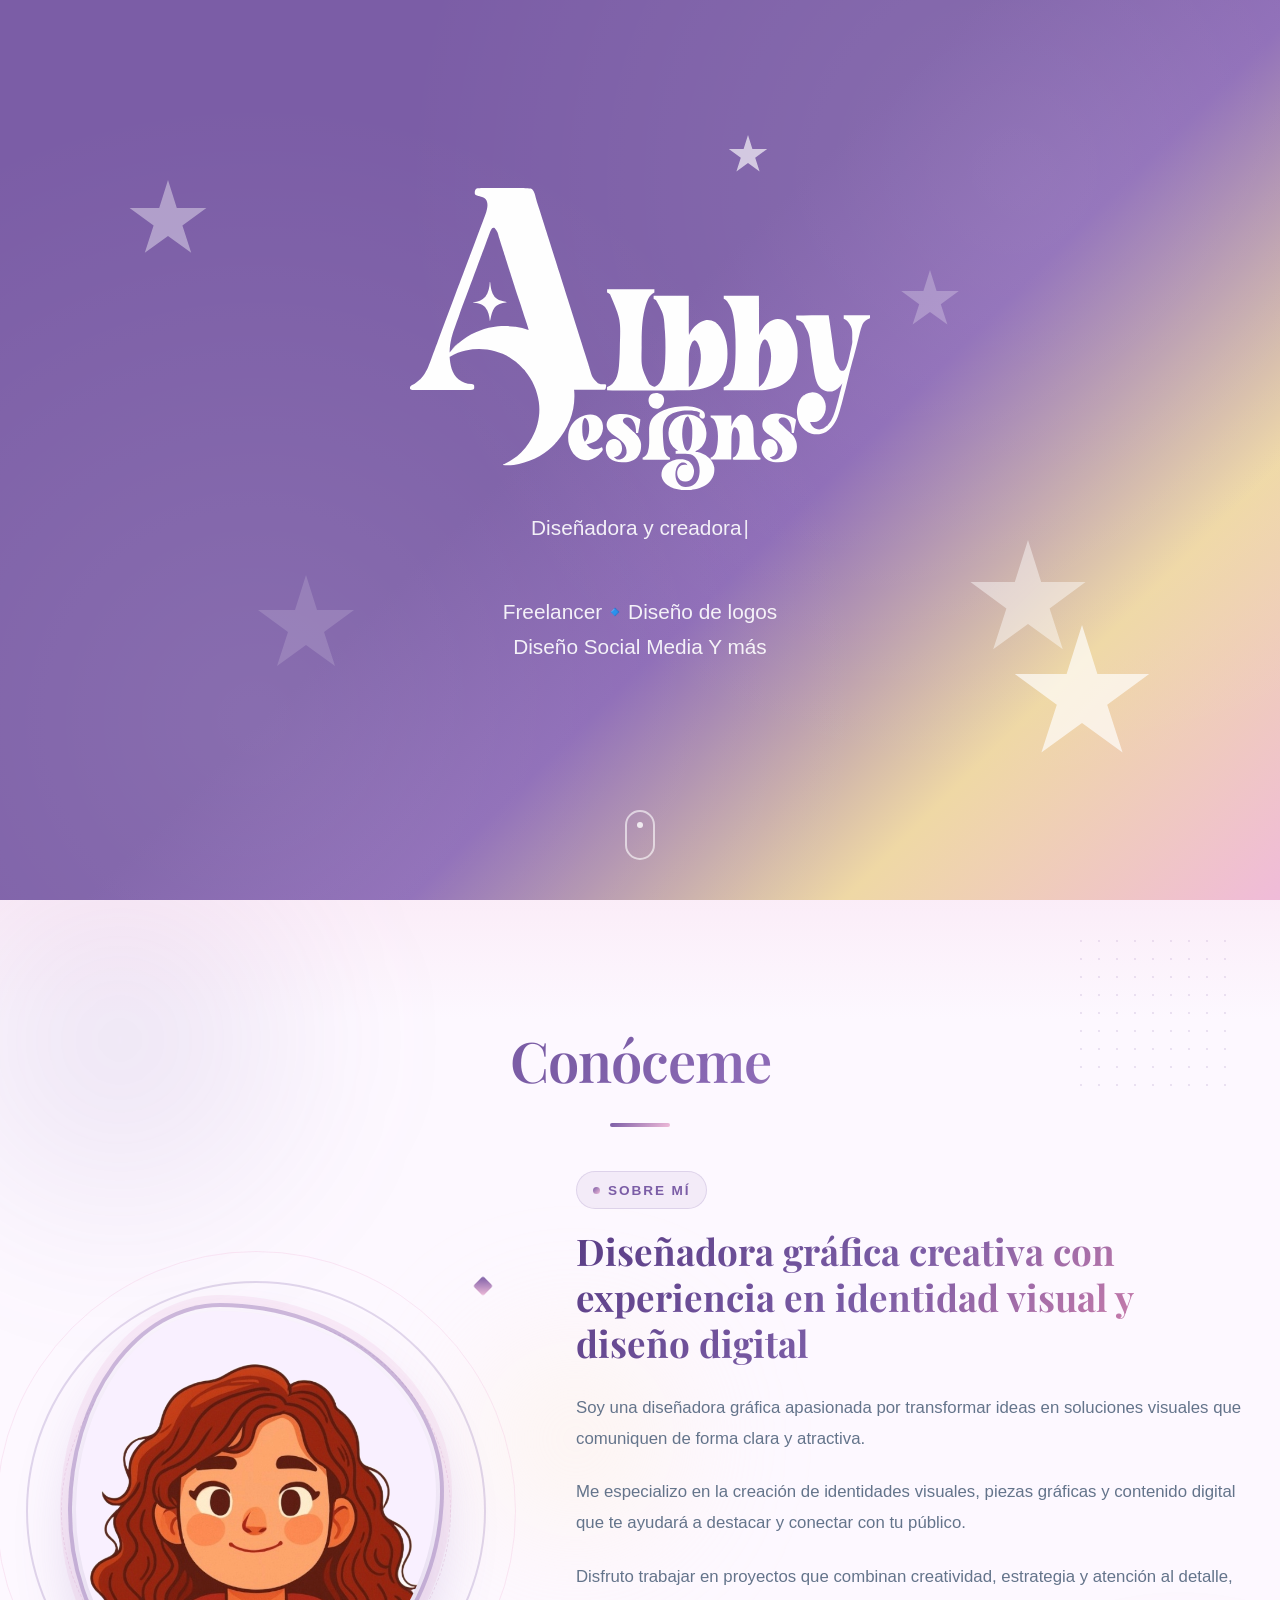
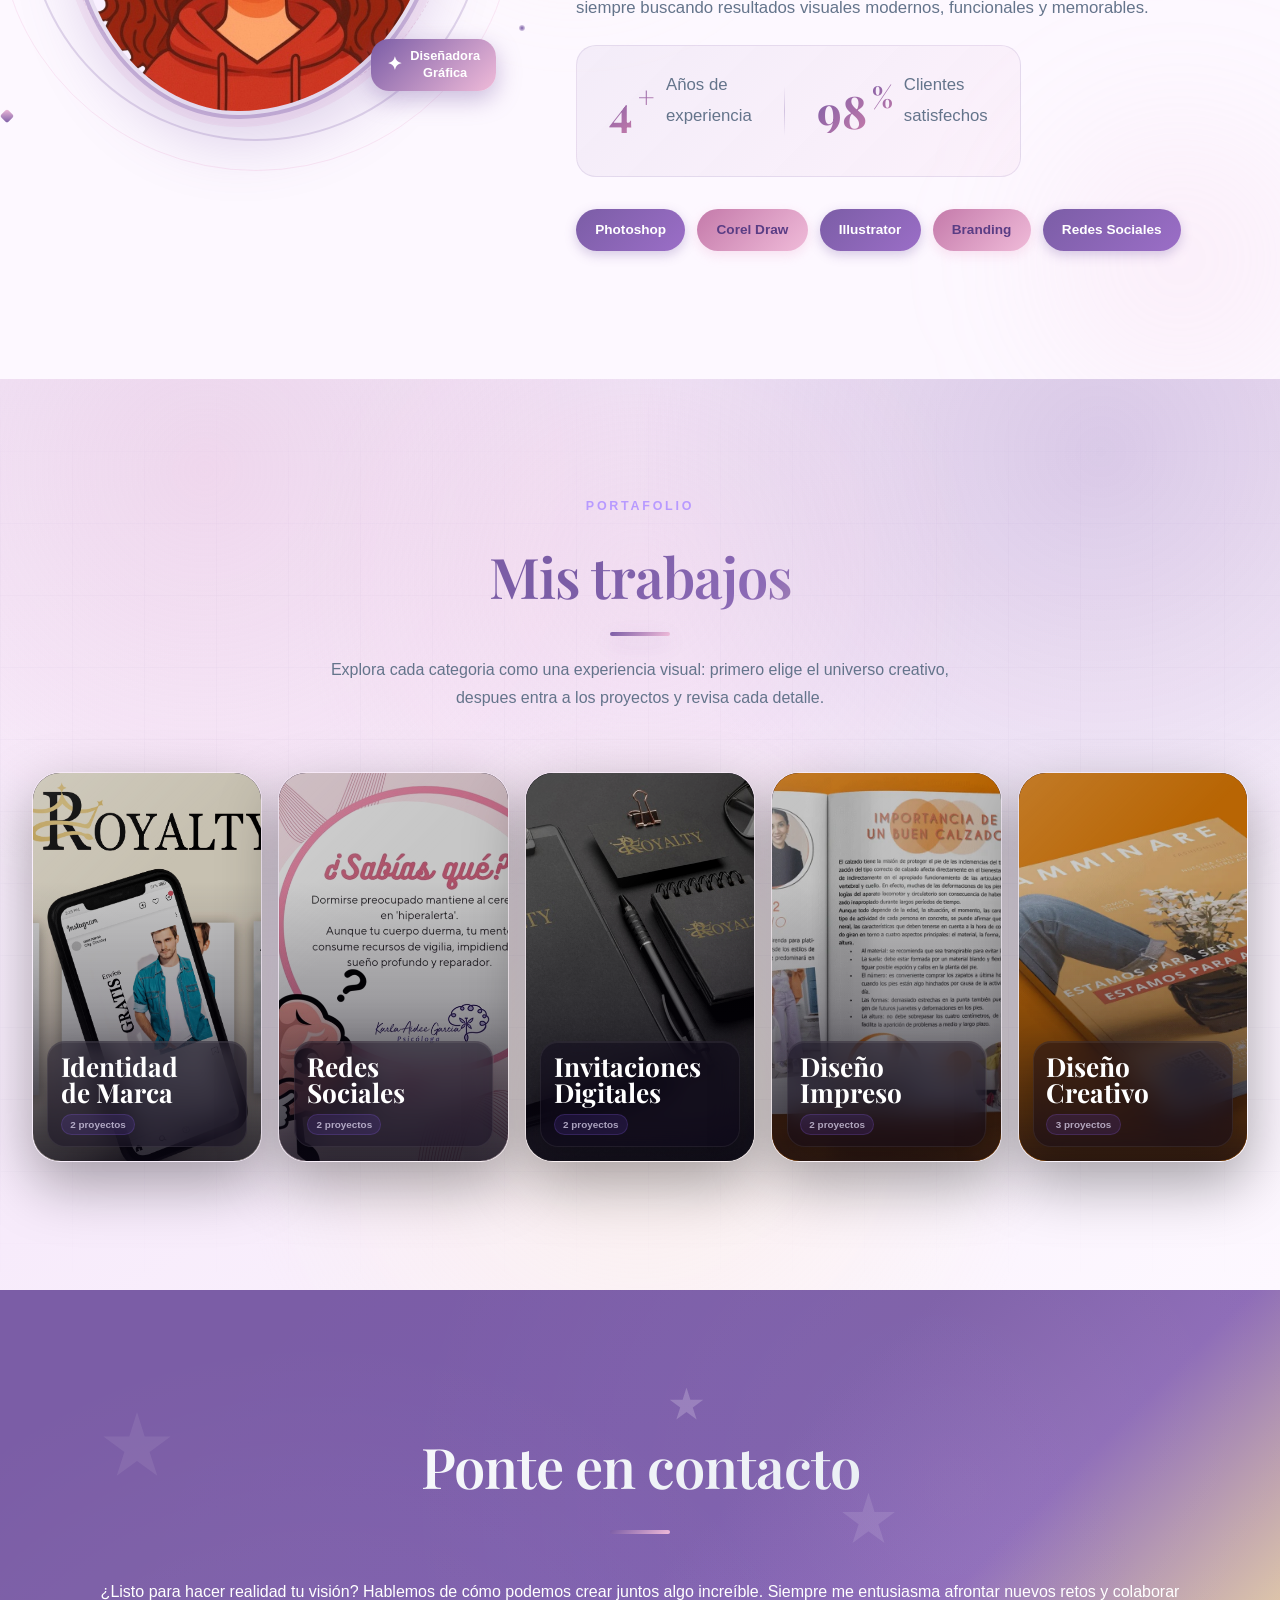
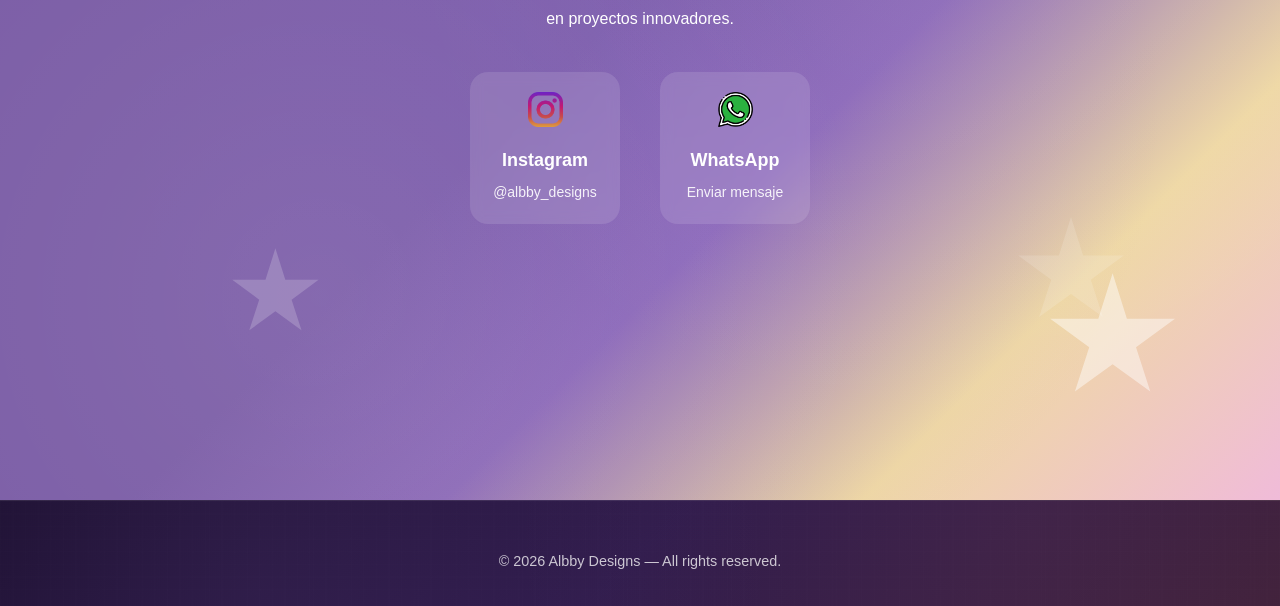
<file: index.html>
<!doctype html>
<html lang="es">
    <head>
        <meta charset="UTF-8" />
        <meta name="viewport" content="width=device-width, initial-scale=1.0" />
        <title>Albby Designs | Portafolio</title>
        <meta
            name="description"
            content="Portafolio de Albby Designs: diseño de logos, identidad visual y contenido para redes sociales."
        />
        <meta name="theme-color" content="#7B5DA6" />
        <meta name="robots" content="index, follow" />
        <meta property="og:title" content="Albby Designs | Portafolio" />
        <meta
            property="og:description"
            content="Portafolio de Albby Designs: diseño de logos, identidad visual y contenido para redes sociales."
        />
        <meta property="og:type" content="website" />
        <link rel="dns-prefetch" href="//www.instagram.com" />
        <link rel="dns-prefetch" href="//wa.me" />
        <link
            rel="icon"
            type="image/png"
            href="images/letritas.png"
        />
        <link
            rel="preload"
            href="images/logo.svg"
            as="image"
            type="image/svg+xml"
        />
        <link rel="preload" href="templatemo-personal-style.css?v=no-scrollbars-1" as="style" />
        <link
            href="templatemo-personal-style.css?v=no-scrollbars-1"
            rel="stylesheet"
            media="all"
        />
        <link rel="preconnect" href="https://fonts.googleapis.com" />
        <link rel="preconnect" href="https://fonts.gstatic.com" crossorigin />
        <link
            href="https://fonts.googleapis.com/css2?family=Playfair+Display:wght@600;700&display=swap"
            rel="stylesheet"
        />
    </head>
    <!--

TemplateMo 593 personal shape

https://templatemo.com/tm-593-personal-shape

-->
    <body>
        <!-- Navbar flotante -->
        <nav id="navbar" class="navbar" aria-label="Navegación principal">
            <div class="nav-container">
                <span class="nav-brand">✦ Albby</span>
                <ul class="nav-links" role="list">
                    <li><a href="#about" class="nav-link">Conóceme</a></li>
                    <li><a href="#portfolio" class="nav-link">Trabajos</a></li>
                    <li>
                        <a href="#contact" class="nav-link nav-link--cta"
                            >Contacto</a
                        >
                    </li>
                </ul>
            </div>
        </nav>

        <!-- Hero Section (sin header) -->
        <main id="main">
            <section id="home" class="hero" aria-label="Portada">
                <div class="floating-shapes">
                    <div class="shape shape-1"></div>
                    <div class="shape shape-2"></div>
                    <div class="shape shape-3"></div>
                    <div class="shape shape-4"></div>
                    <div class="shape shape-5"></div>
                    <div class="shape shape-6"></div>
                </div>
                <div class="hero-content">
                    <img
                        src="images/logo.svg"
                        alt="Logo ABBY"
                        class="hero-logo fade-in"
                        width="460"
                        height="460"
                        decoding="async"
                        fetchpriority="high"
                    />
                    <p class="subtitle">
                        <span id="typewriter"></span
                        ><span class="typewriter-cursor">|</span>
                    </p>
                    <p class="subtitle">
                        Freelancer🔹Diseño de logos <br />
                        Diseño Social Media Y más
                    </p>
                </div>
                <button
                    class="scroll-indicator"
                    type="button"
                    aria-label="Ir a Sobre mí"
                    data-scroll-to="#about"
                ></button>
            </section>

            <!-- About Section -->
            <section id="about" class="about">
                <!-- Formas decorativas de fondo -->
                <div class="about-bg-shapes" aria-hidden="true">
                    <div class="about-blob about-blob-1"></div>
                    <div class="about-blob about-blob-2"></div>
                    <div class="about-blob about-blob-3"></div>
                    <div class="about-dot-grid"></div>
                </div>
                <div class="container">
                    <h2 class="section-title fade-in">Conóceme</h2>
                    <div class="about-content">
                        <!-- Columna imagen con decoración -->
                        <div class="about-image-wrapper slide-in-left">
                            <div class="about-image-deco" aria-hidden="true">
                                <div class="deco-ring deco-ring-1"></div>
                                <div class="deco-ring deco-ring-2"></div>
                                <div class="deco-ring deco-ring-3"></div>
                                <div class="deco-diamond deco-diamond-1"></div>
                                <div class="deco-diamond deco-diamond-2"></div>
                                <div class="deco-spark deco-spark-1"></div>
                                <div class="deco-spark deco-spark-2"></div>
                                <div class="deco-spark deco-spark-3"></div>
                            </div>
                            <div
                                class="about-image"
                                role="img"
                                aria-label="Retrato ilustrativo de Albby Designs"
                            ></div>
                            <div class="about-image-badge" aria-hidden="true">
                                <span class="badge-icon">✦</span>
                                <span class="badge-text"
                                    >Diseñadora<br />Gráfica</span
                                >
                            </div>
                        </div>
                        <!-- Columna texto -->
                        <div class="about-text slide-in-right">
                            <div class="about-eyebrow">
                                <span class="eyebrow-dot"></span>
                                <span>Sobre mí</span>
                            </div>
                            <h3>
                                Diseñadora gráfica creativa con experiencia en
                                identidad visual y diseño digital
                            </h3>
                            <p>
                                Soy una diseñadora gráfica apasionada por
                                transformar ideas en soluciones visuales que
                                comuniquen de forma clara y atractiva.
                            </p>
                            <p>
                                Me especializo en la creación de identidades
                                visuales, piezas gráficas y contenido digital
                                que te ayudará a destacar y conectar con tu
                                público.
                            </p>
                            <p>
                                Disfruto trabajar en proyectos que combinan
                                creatividad, estrategia y atención al detalle,
                                siempre buscando resultados visuales modernos,
                                funcionales y memorables.
                            </p>

                            <!-- Stats animados -->
                            <div class="about-stats">
                                <div class="stat-item">
                                    <span class="stat-number" data-target="4"
                                        >0</span
                                    >
                                    <span class="stat-suffix">+</span>
                                    <p class="stat-label">
                                        Años de<br />experiencia
                                    </p>
                                </div>
                                <div
                                    class="stat-divider"
                                    aria-hidden="true"
                                ></div>
                                <div class="stat-item">
                                    <span class="stat-number" data-target="100"
                                        >0</span
                                    >
                                    <span class="stat-suffix">%</span>
                                    <p class="stat-label">
                                        Clientes<br />satisfechos
                                    </p>
                                </div>
                            </div>

                            <div class="skills">
                                <span class="skill-tag">Photoshop</span>
                                <span class="skill-tag">Corel Draw</span>
                                <span class="skill-tag">Illustrator</span>
                                <span class="skill-tag">Branding</span>
                                <span class="skill-tag">Redes Sociales</span>
                            </div>
                        </div>
                    </div>
                </div>
            </section>

            <!-- Portfolio Section -->
            <section id="portfolio" class="portfolio">
                <div class="portfolio-bg-accent" aria-hidden="true"></div>
                <div class="container">
                    <div class="portfolio-heading">
                        <span class="portfolio-kicker fade-in">Portafolio</span>
                        <h2 class="section-title fade-in">Mis trabajos</h2>
                    </div>
                    <p class="portfolio-subtitle fade-in">
                        Cada proyecto es una historia visual única — haz clic
                        para explorar la galería completa
                    </p>
                    <div class="portfolio-grid">
                        <!-- Item destacado (featured) -->
                        <div
                            class="portfolio-item portfolio-item--featured"
                            onclick="openGallery(1)"
                            role="button"
                            tabindex="0"
                            aria-label="Ver galería de Royalty"
                        >
                            <div class="portfolio-image">
                                <div
                                    class="portfolio-overlay"
                                    aria-hidden="true"
                                >
                                    <span class="overlay-icon">&#128065;</span>
                                    <span class="overlay-text"
                                        >Ver galería</span
                                    >
                                </div>
                            </div>
                            <div class="portfolio-content">
                                <span class="portfolio-category"
                                    >Branding &amp; Identidad</span
                                >
                                <h4>Royalty</h4>
                            </div>
                        </div>
                        <div
                            class="portfolio-item"
                            onclick="openGallery(2)"
                            role="button"
                            tabindex="0"
                            aria-label="Ver galería de Happy Cake"
                        >
                            <div class="portfolio-image">
                                <div
                                    class="portfolio-overlay"
                                    aria-hidden="true"
                                >
                                    <span class="overlay-icon">&#128065;</span>
                                    <span class="overlay-text"
                                        >Ver galería</span
                                    >
                                </div>
                            </div>
                            <div class="portfolio-content">
                                <span class="portfolio-category"
                                    >Diseño Gráfico</span
                                >
                                <h4>Happy Cake</h4>
                            </div>
                        </div>
                        <div
                            class="portfolio-item"
                            onclick="openGallery(3)"
                            role="button"
                            tabindex="0"
                            aria-label="Ver galería de Lady Midnight"
                        >
                            <div class="portfolio-image">
                                <div
                                    class="portfolio-overlay"
                                    aria-hidden="true"
                                >
                                    <span class="overlay-icon">&#128065;</span>
                                    <span class="overlay-text"
                                        >Ver galería</span
                                    >
                                </div>
                            </div>
                            <div class="portfolio-content">
                                <span class="portfolio-category"
                                    >Identidad Visual</span
                                >
                                <h4>Lady Midnight</h4>
                            </div>
                        </div>
                        <div
                            class="portfolio-item"
                            onclick="openGallery(4)"
                            role="button"
                            tabindex="0"
                            aria-label="Ver galería de Notes"
                        >
                            <div class="portfolio-image">
                                <div
                                    class="portfolio-overlay"
                                    aria-hidden="true"
                                >
                                    <span class="overlay-icon">&#128065;</span>
                                    <span class="overlay-text"
                                        >Ver galería</span
                                    >
                                </div>
                            </div>
                            <div class="portfolio-content">
                                <span class="portfolio-category"
                                    >Editorial &amp; Print</span
                                >
                                <h4>Notes</h4>
                            </div>
                        </div>
                        <div
                            class="portfolio-item"
                            onclick="openGallery(5)"
                            role="button"
                            tabindex="0"
                            aria-label="Ver galería de Salud"
                        >
                            <div class="portfolio-image">
                                <div
                                    class="portfolio-overlay"
                                    aria-hidden="true"
                                >
                                    <span class="overlay-icon">&#128065;</span>
                                    <span class="overlay-text"
                                        >Ver galería</span
                                    >
                                </div>
                            </div>
                            <div class="portfolio-content">
                                <span class="portfolio-category"
                                    >Social Media</span
                                >
                                <h4>Salud</h4>
                            </div>
                        </div>
                    </div>
                </div>
            </section>

            <!-- Contact Section -->
            <section id="contact" class="contact">
                <div class="contact-floating-shapes">
                    <div class="contact-shape contact-shape-1"></div>
                    <div class="contact-shape contact-shape-2"></div>
                    <div class="contact-shape contact-shape-3"></div>
                    <div class="contact-shape contact-shape-4"></div>
                    <div class="contact-shape contact-shape-5"></div>
                    <div class="contact-shape contact-shape-6"></div>
                </div>
                <div class="container">
                    <div class="contact-content">
                        <h2 class="section-title fade-in">Ponte en contacto</h2>
                        <p class="fade-in">
                            ¿Listo para hacer realidad tu visión? Hablemos de
                            cómo podemos crear juntos algo increíble. Siempre me
                            entusiasma afrontar nuevos retos y colaborar en
                            proyectos innovadores.
                        </p>
                        <div class="contact-cards fade-in">
                            <a
                                href="https://www.instagram.com/albby_designs"
                                target="_blank"
                                rel="noopener noreferrer"
                                class="contact-card"
                            >
                                <img
                                    src="images/instagram.png"
                                    alt="Instagram"
                                    loading="lazy"
                                    width="35"
                                    height="35"
                                />
                                <h3>Instagram</h3>
                                <p>@albby_designs</p>
                            </a>

                            <a
                                href="https://wa.me/5218992384519?text=Hola%20quiero%20información%20sobre%20los%20diseños"
                                target="_blank"
                                rel="noopener noreferrer"
                                class="contact-card"
                            >
                                <img
                                    src="images/telefono.png"
                                    alt="WhatsApp"
                                    loading="lazy"
                                    width="35"
                                    height="35"
                                />
                                <h3>WhatsApp</h3>
                                <p>Enviar mensaje</p>
                            </a>
                        </div>
                    </div>
                </div>
            </section>
        </main>

        <!-- Footer -->
        <footer class="footer">
            <div class="container">
                <div class="footer-content">
                    <p>&copy; 2026 Albby Designs — All rights reserved.</p>
                </div>
            </div>
        </footer>

        <!-- Modal Galería rediseñado -->
        <div
            id="galleryModal"
            class="gallery-modal"
            role="dialog"
            aria-modal="true"
            aria-label="Galería"
            aria-hidden="true"
        >
            <!-- Backdrop blur -->
            <div class="gm-backdrop" onclick="closeGallery()"></div>

            <!-- Panel principal -->
            <div class="gm-panel">
                <!-- Header del modal -->
                <div class="gm-header">
                    <div class="gm-title-wrap">
                        <span class="gm-label">Portafolio</span>
                        <h3 id="galleryTitle" class="gm-title">Proyecto</h3>
                    </div>
                    <button
                        class="gm-close"
                        type="button"
                        aria-label="Cerrar galería"
                        onclick="closeGallery()"
                    >
                        &#10005;
                    </button>
                </div>

                <!-- Área de imagen -->
                <div class="gm-stage">
                    <button
                        class="gm-arrow gm-arrow--prev"
                        type="button"
                        aria-label="Imagen anterior"
                        onclick="prevImage()"
                    >
                        <svg
                            viewBox="0 0 24 24"
                            fill="none"
                            stroke="currentColor"
                            stroke-width="2.5"
                            stroke-linecap="round"
                            stroke-linejoin="round"
                        >
                            <polyline points="15 18 9 12 15 6" />
                        </svg>
                    </button>

                    <div class="gm-image-wrap">
                        <img
                            id="galleryImage"
                            alt=""
                            decoding="async"
                            loading="lazy"
                        />
                    </div>

                    <button
                        class="gm-arrow gm-arrow--next"
                        type="button"
                        aria-label="Siguiente imagen"
                        onclick="nextImage()"
                    >
                        <svg
                            viewBox="0 0 24 24"
                            fill="none"
                            stroke="currentColor"
                            stroke-width="2.5"
                            stroke-linecap="round"
                            stroke-linejoin="round"
                        >
                            <polyline points="9 18 15 12 9 6" />
                        </svg>
                    </button>
                </div>

                <!-- Footer del modal: miniaturas + contador -->
                <div class="gm-footer">
                    <div
                        id="galleryThumbs"
                        class="gm-thumbs"
                        aria-label="Miniaturas"
                    ></div>
                    <div
                        id="galleryCounter"
                        class="gm-counter"
                        aria-live="polite"
                    ></div>
                </div>
            </div>
        </div>

        <script src="templatemo-personal-javascripts.js?v=images-folder-1" defer></script>
    </body>
</html>
</file>
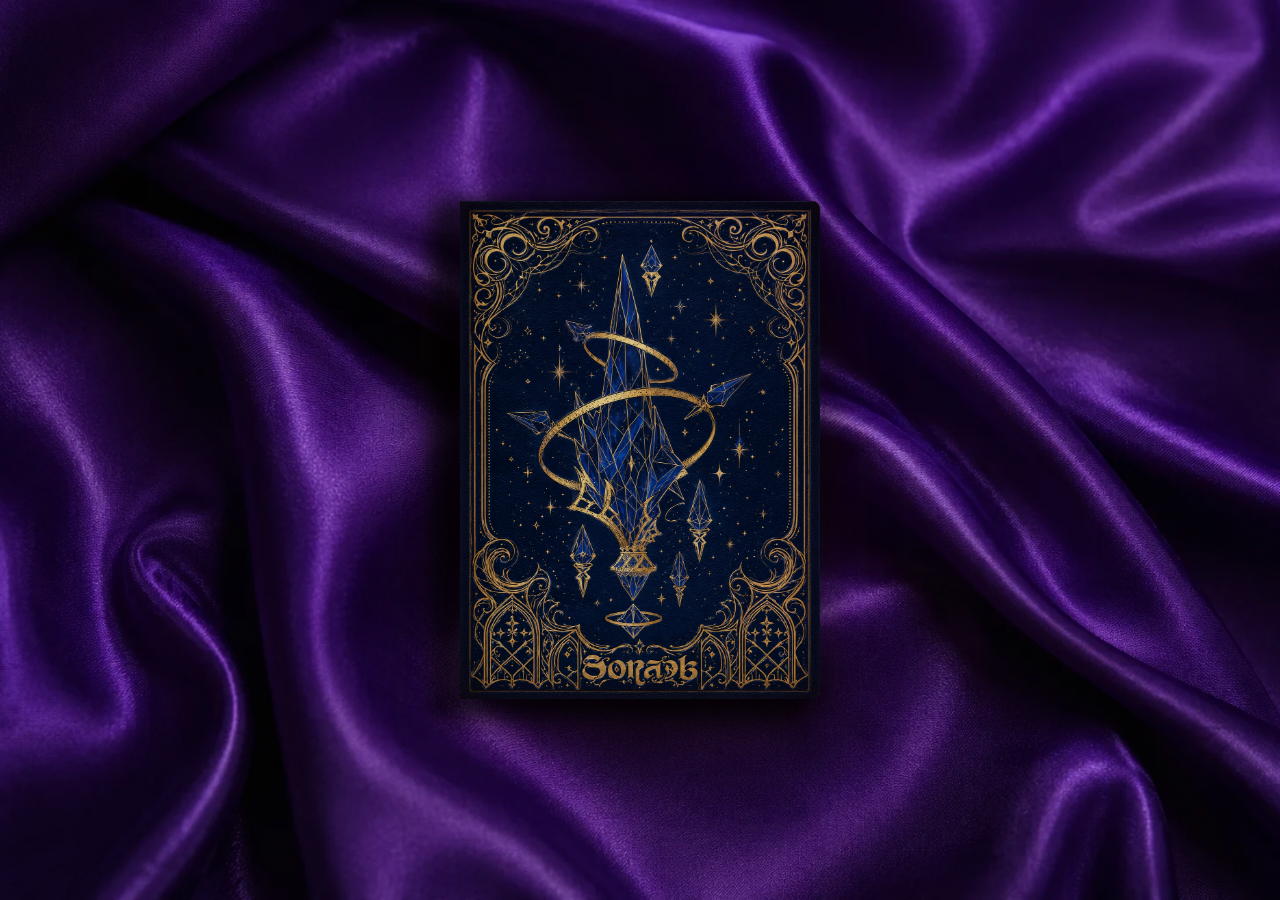
<file: libro/embed.html>
<!doctype html>
<html lang="es">
<head>
  <meta charset="utf-8">
  <meta name="viewport" content="width=device-width, initial-scale=1">
  <title>Libro Embed</title>
  <style>
    * {
      box-sizing: border-box;
    }

    html,
    body {
      width: 100%;
      height: 100%;
      margin: 0;
      overflow: hidden;
    }

    body {
      color: #645745;
      font-family: Georgia, "Times New Roman", serif;
      background:
        linear-gradient(rgba(20, 10, 28, 0.08), rgba(20, 10, 28, 0.08)),
        url("../images/fodo de libros.webp") center / cover no-repeat;
    }

    .book-frame {
      width: 100%;
      height: 100%;
      display: grid;
      place-items: center;
      padding: clamp(1rem, 3.4vw, 2.8rem);
    }

    .page-wrapper {
      position: relative;
      width: min(60vw, 720px);
      max-width: calc(100% - 2rem);
      aspect-ratio: 13 / 9;
      filter: drop-shadow(0 30px 34px rgba(24, 10, 4, 0.46));
      animation: slideUp 900ms ease forwards;
      transform: translateY(36px);
      opacity: 0;
    }

    @keyframes slideUp {
      to {
        opacity: 1;
        transform: translateY(0);
      }
    }

    .click-shield {
      position: absolute;
      inset: 0;
      z-index: 10000;
      pointer-events: all;
      background: transparent;
    }

    .flip-page {
      position: absolute;
      inset: 0;
      display: grid;
      grid-template-columns: 1fr 1fr;
      perspective: 2000px;
      pointer-events: none;
      transition: transform 1s ease;
    }

    .flip-page.first-page {
      transform: translateX(-25%);
    }

    .flip-page.last-page {
      transform: translateX(25%);
    }

    .front-page,
    .back-page {
      width: 100%;
      height: 100%;
      overflow: hidden;
      cursor: pointer;
      pointer-events: all;
      backface-visibility: hidden;
      transform-style: preserve-3d;
      transition: transform 1.35s cubic-bezier(0.25, 0.8, 0.25, 1);
    }

    .front-page {
      transform-origin: left;
      transform: rotateY(0deg);
    }

    .back-page {
      transform-origin: right;
      transform: rotateY(180deg);
      pointer-events: none;
    }

    .flip-page.flipped .front-page {
      transform: rotateY(-180deg);
      pointer-events: none;
    }

    .flip-page.flipped .back-page {
      transform: rotateY(0deg);
      pointer-events: all;
    }

    .paper {
      width: calc(100% - 2%);
      height: calc(100% - 4%);
      margin-top: 2%;
      padding: clamp(1rem, 2vw, 1.6rem);
      overflow: hidden;
      background:
        radial-gradient(circle at 35% 20%, rgba(255, 255, 255, 0.82), transparent 34%),
        linear-gradient(135deg, #fffaf0, #eadcc4);
      border: 1px solid #c7bebc;
      font-size: clamp(0.82rem, 1.05vw, 1.02rem);
      line-height: 1.58;
    }

    .back-page .paper {
      margin-left: 2%;
      box-shadow: inset -7px 0 30px -7px #00000066, -10px 10px 15px #0000001f;
    }

    .front-page .paper {
      margin-right: 2%;
      box-shadow: inset 7px 0 30px -7px #00000066, 10px 10px 15px #0000001f;
    }

    .paper h1,
    .paper h2,
    .paper h3,
    .paper p,
    .paper ul {
      margin: 0 0 0.75rem;
    }

    .paper h1 {
      font-size: clamp(1.55rem, 2.5vw, 2.25rem);
      color: #423927;
    }

    .paper h2 {
      font-size: clamp(1.22rem, 2vw, 1.65rem);
      color: #5f5138;
    }

    .dialog {
      margin-top: 0.85rem;
      padding: 0.7rem 0.85rem;
      border-left: 4px solid #a58f66;
      background: rgba(217, 194, 150, 0.28);
    }

    .dialog strong {
      display: block;
      color: #423927;
    }

    .flip-page.cover-page .front-page,
    .flip-page.cover-page .back-page {
      width: 100%;
      height: 100%;
      margin: 0;
      border: 0;
      background-size: 100% 100%;
      background-repeat: no-repeat;
      background-position: center;
    }

    .flip-page.cover-page .front-page {
      border-radius: 0 8px 8px 0;
      box-shadow: inset 0 0 30px #240a0380, 20px 0 20px #00000030;
    }

    .flip-page.cover-page .back-page {
      border-radius: 8px 0 0 8px;
      box-shadow: inset 0 0 30px #240a0380, 20px 9px 20px 10px #000000b3;
    }

    .flip-page.cover-page.front .front-page {
      box-shadow: inset 0 0 30px #240a0380, -20px 9px 20px 10px #000000b3;
    }

    .flip-page.cover-page.front .back-page {
      background-image: var(--inner-cover, url("public/images/cover-back.jpg")) !important;
      box-shadow: inset 0 0 30px #240a0380, -20px 0 20px #00000030;
    }

    .flip-page.cover-page:not(.front) .front-page {
      background-image: var(--inner-cover, url("public/images/cover-back.jpg")) !important;
    }

    @media (max-width: 760px) {
      .book-frame {
        padding: 1rem;
      }

      .page-wrapper {
        width: min(88vw, 560px, calc((100svh - 2rem) * 1.42));
      }
    }

    @media (max-width: 520px) {
      .book-frame {
        align-items: center;
        padding: 0.65rem;
      }

      .page-wrapper {
        left: -34vw;
        width: min(168vw, 680px, calc((100svh - 1.3rem) * 1.42));
        max-width: none;
        filter: drop-shadow(0 18px 22px rgba(24, 10, 4, 0.42));
        transition:
          left 420ms ease,
          width 420ms ease;
      }

      .page-wrapper.is-open-spread {
        left: 0;
        width: min(92vw, calc((100svh - 1.3rem) * 1.32));
        max-width: 100%;
      }

      .paper {
        padding: clamp(0.55rem, 3vw, 0.9rem);
        font-size: clamp(0.62rem, 2.6vw, 0.82rem);
        line-height: 1.42;
      }

      .paper h1 {
        font-size: clamp(1.05rem, 5.8vw, 1.45rem);
      }

      .paper h2 {
        font-size: clamp(0.92rem, 4.8vw, 1.18rem);
      }
    }
  </style>
</head>
<body>
  <main class="book-frame" aria-label="Libro interactivo">
    <div id="pageWrapper" class="page-wrapper" aria-live="polite"></div>
  </main>

  <script>
    const pageWrapper = document.getElementById("pageWrapper");
    const requestedBook = new URLSearchParams(window.location.search).get("book") || "notes";
    const bookLibrary = {
      notes: {
        cover: "../images/portada 3.webp",
        backCover: "../images/CONTRAPORTADA 3.webp",
        title: "Notes",
        intro: "Concepto editorial y grafica impresa.",
        pages: [
          {
            front: `<h1>Notes</h1><p><em>Concepto editorial</em> para composiciones impresas, jerarquias limpias y una lectura visual elegante.</p><p>Este libro queda preparado para reunir muestras, notas de proceso y piezas finales.</p>`,
            back: `<h2>Sistema visual</h2><p><strong>Editorial, print y layout.</strong> Usa esta pagina para documentar estructura, composicion, reticula y decisiones de estilo.</p><ul><li>Portadas</li><li>Mockups</li><li>Aplicaciones impresas</li></ul>`
          },
          {
            front: `<h2>Detalle</h2><p>Espacio para explicar el concepto, la paleta, el ritmo visual y la intencion del proyecto.</p>`,
            back: `<h3>Notas de proyecto</h3><p>Cambia este contenido cuando agregues las piezas definitivas de Notes.</p><div class="dialog"><strong>Albby</strong><span>Una presentacion editorial clara hace que cada pieza respire mejor.</span></div>`
          },
          {
            front: `<h2>Cierre</h2><p>Este bloque puede servir como resumen del proyecto, creditos o variantes visuales.</p>`,
            back: `<h2>Proximamente</h2><p>Contenido listo para sustituirse por paginas reales del proyecto creativo.</p>`
          }
        ]
      },
      workspace: {
        cover: "../images/portada 1.webp",
        innerCover: "../images/cover 1.webp",
        backCover: "../images/parte tracera 1.webp",
        title: "Creative Desk",
        intro: "Mood visual para herramientas digitales.",
        pages: [
          {
            front: `<h1>Creative Desk</h1><p><em>Un mood visual</em> para comunicar diseno, tecnologia y flujo creativo con una presencia moderna.</p><p>Este libro puede alojar capturas, composiciones, recursos y exploraciones de estilo.</p>`,
            back: `<h2>Direccion visual</h2><p><strong>Digital, composicion y atmosfera.</strong> Guarda aqui las decisiones de tono, forma, color y textura.</p><ul><li>Escenarios digitales</li><li>Herramientas creativas</li><li>Recursos graficos</li></ul>`
          },
          {
            front: `<h2>Proceso</h2><p>Pagina pensada para bocetos, referencias visuales y notas de construccion del universo creativo.</p>`,
            back: `<h3>Idea central</h3><p>Una mesa de trabajo puede convertirse en una narrativa visual completa.</p><div class="dialog"><strong>Albby</strong><span>Orden, textura y foco: tres claves para una pieza digital memorable.</span></div>`
          },
          {
            front: `<h2>Aplicaciones</h2><p>Usa estas paginas para mostrar posts, mockups, interfaces o piezas experimentales.</p>`,
            back: `<h2>Proximamente</h2><p>Contenido listo para sustituirse por paginas reales de Creative Desk.</p>`
          }
        ]
      },
      "visual-chronicles": {
        cover: "../images/PORTADA 2.webp",
        backCover: "../images/CONTRAPORTADA 2.webp",
        title: "Cronicas Visuales",
        intro: "Libro visual de composiciones y atmosferas.",
        pages: [
          {
            front: `<h1>Cronicas Visuales</h1><p><em>Exploracion editorial</em> de portadas, escenas y recursos graficos con una narrativa visual cinematografica.</p><p>Este libro puede funcionar como una coleccion de atmosferas.</p>`,
            back: `<h2>Narrativa</h2><p><strong>Portadas, ilustracion y composicion.</strong> Construye aqui una secuencia de imagenes que cuenten una historia.</p><ul><li>Escenas</li><li>Texturas</li><li>Capitulos visuales</li></ul>`
          },
          {
            front: `<h2>Atmosfera</h2><p>Pagina para estudiar luz, contraste, ritmo y peso visual de cada composicion.</p>`,
            back: `<h3>Bitacora</h3><p>Cada pieza puede tener una nota corta sobre su intencion grafica.</p><div class="dialog"><strong>Albby</strong><span>Una cronica visual no solo muestra: tambien sugiere una historia.</span></div>`
          },
          {
            front: `<h2>Serie</h2><p>Usa esta seccion para agrupar versiones, portadas alternativas o escenas finales.</p>`,
            back: `<h2>Proximamente</h2><p>Contenido listo para sustituirse por paginas reales de Cronicas Visuales.</p>`
          }
        ]
      }
    };
    const activeBook = bookLibrary[requestedBook] || bookLibrary.notes;
    document.title = `Libro - ${activeBook.title}`;
    const pages = [
      { cover: activeBook.cover, innerCover: activeBook.innerCover, frontCover: true },
      ...activeBook.pages,
      { cover: activeBook.backCover || activeBook.cover, innerCover: activeBook.innerCover }
    ];

    const flippedStates = new Array(pages.length).fill(false);
    const zIndices = pages.map((_, index) => pages.length - index + 1);
    let isCooldown = false;

    function updateBookState() {
      const onFirstPage = !flippedStates[0];
      const onLastPage = flippedStates[pages.length - 1];

      pageWrapper.classList.toggle("is-open-spread", !onFirstPage && !onLastPage);

      pageWrapper.querySelectorAll(".flip-page").forEach((page, index) => {
        page.classList.toggle("flipped", flippedStates[index]);
        page.classList.toggle("first-page", onFirstPage);
        page.classList.toggle("last-page", onLastPage);
        page.style.zIndex = zIndices[index];
      });
    }

    function flipPage(index) {
      if (isCooldown) return;
      isCooldown = true;
      setTimeout(() => {
        isCooldown = false;
      }, 520);

      const page = pages[index];
      const willFlip = !flippedStates[index];
      zIndices[index] = Math.max(...zIndices) + 1;
      flippedStates[index] = willFlip;

      updateBookState();
    }

    function buildPage(page, index) {
      const el = document.createElement("section");
      el.className = "flip-page";
      if (page.cover) el.classList.add("cover-page");
      if (page.frontCover) el.classList.add("front");
      el.style.zIndex = zIndices[index];

      const back = document.createElement("div");
      back.className = "back-page";
      back.addEventListener("click", () => flipPage(index));

      const front = document.createElement("div");
      front.className = "front-page";
      front.addEventListener("click", () => flipPage(index));

      if (page.cover) {
        const coverUrl = `url("${page.cover}")`;
        const innerCoverUrl = `url("${page.innerCover || activeBook.innerCover || "public/images/cover-back.jpg"}")`;
        el.style.setProperty("--inner-cover", innerCoverUrl);
        back.style.backgroundImage = coverUrl;
        front.style.backgroundImage = coverUrl;
      } else {
        back.innerHTML = `<article class="paper">${page.back || ""}</article>`;
        front.innerHTML = `<article class="paper">${page.front || ""}</article>`;
      }

      el.append(back, front);
      return el;
    }

    pages.forEach((page, index) => pageWrapper.appendChild(buildPage(page, index)));
    updateBookState();
  </script>
</body>
</html>
</file>
<file: templatemo-personal-style.css>
@charset "utf-8";
/* ================================================
   ALBBY DESIGNS — CSS Optimizado
   Paleta: morado #7b5da6 | rosa #f0bbd9 | crema #fff0d1
   ================================================ */

/* ================================================
   1. VARIABLES GLOBALES
   ================================================ */
:root {
    --primary-color: #7b5da6; /* morado */
    --secondary-color: #f0bbd9; /* rosa */
    --accent-color: #fff0d1; /* amarillo claro */
    --accent-pink: #f0bbd9; /* rosa */
    --accent-cyan: #7b5da6; /* morado */
    --text-primary: #0f172a;
    --text-secondary: #64748b;
    --text-light: #ffffff;
    --bg-primary: #fff0d1;
    --bg-secondary: #fff0d1;
    --bg-dark: #0f172a;
    --bg-card: rgba(255, 255, 255, 0.95);

    --gradient-primary: linear-gradient(135deg, #7b5da6 0%, #f0bbd9 100%);
    --gradient-secondary: linear-gradient(135deg, #fff0d1 0%, #f0bbd9 100%);
    --gradient-tertiary: linear-gradient(135deg, #7b5da6 0%, #fff0d1 100%);

    --gradient-elegant: linear-gradient(
        135deg,
        #7b5da6 0%,
        #7b5da6 45%,
        #8c6ab6 60%,
        #efd8a5 80%,
        #f0bbd9 100%
    );

    --shadow-sm: 0 1px 2px 0 rgba(0, 0, 0, 0.05);
    --shadow-md:
        0 4px 6px -1px rgba(0, 0, 0, 0.1), 0 2px 4px -1px rgba(0, 0, 0, 0.06);
    --shadow-lg:
        0 10px 15px -3px rgba(0, 0, 0, 0.1), 0 4px 6px -2px rgba(0, 0, 0, 0.05);
    --shadow-xl:
        0 20px 25px -5px rgba(0, 0, 0, 0.1),
        0 10px 10px -5px rgba(0, 0, 0, 0.04);
    --shadow-2xl: 0 25px 50px -12px rgba(0, 0, 0, 0.25);
    --glass: rgba(255, 255, 255, 0.15);
    --glass-border: rgba(255, 255, 255, 0.2);
}

/* ================================================
   2. RESET Y BOX MODEL
   ================================================ */

/* Compensa la altura del navbar fijo en todos los saltos de ancla */
html {
    scroll-padding-top: 0;
    /* sin padding nativo, el offset lo maneja el JS */
}

* {
    margin: 0;
    padding: 0;
    box-sizing: border-box;
}

/* ================================================
   3. BODY
   ================================================ */
body {
    font-family: "Segoe UI", "Roboto", "Helvetica Neue", "Arial", sans-serif;
    font-display: swap;
    line-height: 1.7;
    color: var(--text-primary);
    scroll-behavior: smooth;
    overflow-x: hidden;
    background: var(--bg-primary);
}

/* ================================================
   4. SECCIONES — LAYOUT BASE
   ================================================ */
section {
    padding: 8rem 0;
}

.container {
    max-width: 1400px;
    margin: 0 auto;
    padding: 0 2rem;
}

/* ================================================
   5. TÍTULOS DE SECCIÓN
   ================================================ */
.section-title {
    text-align: center;
    font-family: "Playfair Display", "Georgia", serif;
    font-size: 3.5rem;
    font-weight: 600;
    margin-bottom: 4rem;
    background: var(--gradient-elegant);
    -webkit-background-clip: text;
    background-clip: text;
    -webkit-text-fill-color: transparent;
    letter-spacing: -1px;
    position: relative;
}

.section-title::after {
    content: "";
    position: absolute;
    width: 60px;
    height: 4px;
    background: var(--gradient-primary);
    bottom: -20px;
    left: 50%;
    transform: translateX(-50%);
    border-radius: 2px;
}

/* ================================================
   6. NAVBAR FLOTANTE
   ================================================ */
.navbar {
    position: fixed;
    top: 0;
    left: 0;
    right: 0;
    z-index: 1000;
    padding: 0.9rem 0;
    /* invisible al inicio */
    opacity: 0;
    transform: translateY(-100%);
    pointer-events: none;
    transition:
        opacity 0.45s cubic-bezier(0.4, 0, 0.2, 1),
        transform 0.45s cubic-bezier(0.4, 0, 0.2, 1),
        background 0.45s ease,
        box-shadow 0.45s ease;
    /* glass base */
    background: rgba(27, 12, 48, 0);
    backdrop-filter: blur(0px);
    -webkit-backdrop-filter: blur(0px);
}

/* Estado visible — se activa desde JS al salir del hero */
.navbar.navbar--visible {
    opacity: 1;
    transform: translateY(0);
    pointer-events: auto;
    background: rgba(27, 12, 48, 0.72);
    backdrop-filter: blur(18px);
    -webkit-backdrop-filter: blur(18px);
    box-shadow:
        0 4px 32px rgba(123, 93, 166, 0.22),
        0 1px 0 rgba(240, 187, 217, 0.12) inset;
    border-bottom: 1px solid rgba(240, 187, 217, 0.13);
}

.nav-container {
    max-width: 1400px;
    margin: 0 auto;
    padding: 0 2rem;
    display: flex;
    align-items: center;
    justify-content: space-between;
}

.nav-brand {
    font-family: "Playfair Display", "Georgia", serif;
    font-size: 1.35rem;
    font-weight: 700;
    color: #ffffff;
    letter-spacing: 0.04em;
    /* gradiente sutil en el texto */
    background: linear-gradient(135deg, #ffffff 0%, #f0bbd9 100%);
    -webkit-background-clip: text;
    background-clip: text;
    -webkit-text-fill-color: transparent;
    user-select: none;
}

.nav-links {
    list-style: none;
    display: flex;
    align-items: center;
    gap: 0.5rem;
}

.nav-link {
    color: rgba(255, 255, 255, 0.82);
    text-decoration: none;
    font-size: 0.9rem;
    font-weight: 500;
    letter-spacing: 0.03em;
    padding: 0.45rem 1rem;
    border-radius: 30px;
    transition: color 0.28s ease;
    position: relative;
    z-index: 1;
}

.nav-link:hover {
    color: #ffffff;
}

/* Botón CTA de Contacto — borde pill siempre visible */
.nav-link--cta {
    color: #ffffff !important;
    padding: 0.5rem 1.3rem;
    font-weight: 600;
    border: 1.5px solid rgba(240, 187, 217, 0.45);
    /* el relleno lo maneja el pseudo-elemento animado */
    background: transparent;
    transition:
        color 0.28s ease,
        box-shadow 0.28s ease;
}

.nav-link--cta:hover {
    box-shadow: 0 8px 20px rgba(123, 93, 166, 0.4);
}

/* Relleno animado del CTA — crece de 0 a 100% via clip-path */
.nav-link--cta::before {
    content: "";
    position: absolute;
    inset: 0;
    border-radius: 30px;
    background: linear-gradient(135deg, #7b5da6 0%, #c47aaa 100%);
    z-index: -1;
    /* estado inactivo: sin relleno */
    clip-path: inset(0 100% 0 0 round 30px);
    transition: clip-path 0.45s cubic-bezier(0.4, 0, 0.2, 1);
}

/* Cuando el CTA está activo el relleno se completa */
.nav-link--cta.nav-link--active::before {
    clip-path: inset(0 0% 0 0 round 30px);
}

/* Link activo — color rosa */
.nav-link.nav-link--active:not(.nav-link--cta) {
    color: #f0bbd9;
}

/* Barra deslizante — elemento único posicionado por JS */
.nav-indicator {
    position: absolute;
    bottom: -6px;
    height: 2px;
    border-radius: 2px;
    background: linear-gradient(90deg, #7b5da6, #f0bbd9);
    /* left y width los actualiza el scroll frame a frame */
    transition: opacity 0.28s ease;
    pointer-events: none;
    opacity: 0;
}

/* ================================================
   7. HERO SECTION
   ================================================ */
.hero {
    height: 100vh;
    display: flex;
    align-items: center;
    justify-content: center;
    background: var(--gradient-elegant);
    position: relative;
    overflow: hidden;
}

.hero::before {
    content: "";
    position: absolute;
    top: 0;
    left: 0;
    right: 0;
    bottom: 0;
    animation: float 25s ease-in-out infinite;
    opacity: 0.7;
}

.hero::after {
    content: "";
    position: absolute;
    top: 0;
    left: 0;
    right: 0;
    bottom: 0;
    background:
        radial-gradient(
            circle at 20% 80%,
            rgba(255, 255, 255, 0.1) 0%,
            transparent 50%
        ),
        radial-gradient(
            circle at 80% 20%,
            rgba(255, 255, 255, 0.1) 0%,
            transparent 50%
        );
    animation: pulse 4s ease-in-out infinite alternate;
}

/* ================================================
   8. FLOATING SHAPES — KEYFRAMES COMPARTIDOS
   ================================================ */
@keyframes floatShape1 {
    0%,
    100% {
        transform: translateY(0px) translateX(0px) rotate(0deg);
    }
    25% {
        transform: translateY(-30px) translateX(20px) rotate(90deg);
    }
    50% {
        transform: translateY(-15px) translateX(-10px) rotate(180deg);
    }
    75% {
        transform: translateY(-40px) translateX(15px) rotate(270deg);
    }
}

@keyframes floatShape2 {
    0%,
    100% {
        transform: translateY(0px) translateX(0px) scale(1);
    }
    33% {
        transform: translateY(25px) translateX(-20px) scale(1.1);
    }
    66% {
        transform: translateY(-20px) translateX(25px) scale(0.9);
    }
}

@keyframes floatShape3 {
    0%,
    100% {
        transform: translateY(0px) translateX(0px) rotate(0deg);
    }
    50% {
        transform: translateY(-25px) translateX(-30px) rotate(180deg);
    }
}

@keyframes floatShape4 {
    0%,
    100% {
        transform: translateY(0px) translateX(0px) rotate(0deg);
    }
    25% {
        transform: translateY(20px) translateX(-15px) rotate(45deg);
    }
    50% {
        transform: translateY(-10px) translateX(30px) rotate(90deg);
    }
    75% {
        transform: translateY(15px) translateX(-20px) rotate(135deg);
    }
}

@keyframes floatShape5 {
    0%,
    100% {
        transform: translateY(0px) translateX(0px) scale(1);
    }
    50% {
        transform: translateY(-35px) translateX(20px) scale(1.2);
    }
}

@keyframes floatShape6 {
    0%,
    100% {
        transform: translateY(0px) translateX(0px) rotate(0deg);
    }
    33% {
        transform: translateY(-15px) translateX(10px) rotate(60deg);
    }
    66% {
        transform: translateY(10px) translateX(-25px) rotate(120deg);
    }
}

@keyframes float {
    0%,
    100% {
        transform: translateY(0px) rotate(0deg);
    }
    50% {
        transform: translateY(-20px) rotate(1deg);
    }
}

@keyframes pulse {
    0% {
        opacity: 0.5;
    }
    100% {
        opacity: 0.8;
    }
}

/* --- Shapes del Hero --- */
.floating-shapes {
    position: absolute;
    top: 0;
    left: 0;
    width: 100%;
    height: 100%;
    pointer-events: none;
    z-index: 1;
}

.shape {
    position: absolute;
    background: rgba(255, 255, 255, 0.4);
    width: 50px;
    height: 50px;
    clip-path: polygon(
        50% 0%,
        61% 35%,
        98% 35%,
        68% 57%,
        79% 91%,
        50% 70%,
        21% 91%,
        32% 57%,
        2% 35%,
        39% 35%
    );
}

.shape-1 {
    width: 80px;
    height: 80px;
    top: 20%;
    left: 10%;
    will-change: transform;
    animation: floatShape1 20s ease-in-out infinite;
}

.shape-2 {
    width: 120px;
    height: 120px;
    top: 60%;
    right: 15%;
    background: rgba(255, 255, 255, 0.45);
    will-change: transform;
    animation: floatShape2 25s ease-in-out infinite reverse;
}

.shape-3 {
    width: 60px;
    height: 60px;
    top: 30%;
    right: 25%;
    background: rgba(255, 255, 255, 0.25);
    animation: floatShape3 18s ease-in-out infinite;
}

.shape-4 {
    width: 100px;
    height: 100px;
    bottom: 25%;
    left: 20%;
    background: rgba(255, 255, 255, 0.15);
    border-radius: 20px;
    animation: floatShape4 22s ease-in-out infinite;
}

.shape-5 {
    width: 40px;
    height: 40px;
    top: 15%;
    right: 40%;
    background: rgba(255, 255, 255, 0.65);
    animation: floatShape5 16s ease-in-out infinite reverse;
}

.shape-6 {
    width: 140px;
    height: 140px;
    bottom: 15%;
    right: 10%;
    background: rgba(255, 255, 255, 0.67);
    border-radius: 30px;
    animation: floatShape6 28s ease-in-out infinite;
}

/* --- Hero Content --- */
.hero-content {
    text-align: center;
    color: var(--text-light);
    z-index: 2;
    position: relative;
    max-width: 900px;
    padding: 0 2rem;
}

.hero-logo {
    width: min(460px, 78vw);
    max-width: 460px;
    height: auto;
    display: block;
    margin: 0 auto 1.25rem;
}

.hero-subtitle {
    font-size: 1.1rem;
    font-weight: 500;
    letter-spacing: 2px;
    text-transform: uppercase;
    opacity: 0;
    transform: translateY(30px);
    animation: fadeInUp 1s ease 0.2s forwards;
    margin-bottom: 1rem;
    color: rgba(255, 255, 255, 0.8);
}

.hero h1 {
    font-family: "Segoe UI", "Roboto", "Helvetica Neue", "Arial", sans-serif;
    font-size: 5rem;
    font-weight: 700;
    margin-bottom: 1.5rem;
    opacity: 0;
    transform: translateY(30px);
    animation: fadeInUp 1s ease 0.4s forwards;
    line-height: 1.1;
    letter-spacing: -1px;
}

.hero .subtitle {
    font-size: 1.3rem;
    margin-bottom: 3rem;
    opacity: 0;
    transform: translateY(30px);
    animation: fadeInUp 1s ease 0.6s forwards;
    color: rgba(255, 255, 255, 0.9);
    font-weight: 400;
    max-width: 600px;
    margin-left: auto;
    margin-right: auto;
}

.cta-button {
    display: inline-block;
    padding: 1.2rem 3rem;
    background: rgba(255, 255, 255, 0.2);
    color: var(--text-light);
    text-decoration: none;
    border-radius: 50px;
    font-weight: 600;
    font-size: 1rem;
    transform: translateY(30px);
    opacity: 0;
    animation: fadeInUp 1s ease 0.8s forwards;
    transition: all 0.4s cubic-bezier(0.4, 0, 0.2, 1);
    border: 2px solid rgba(255, 255, 255, 0.3);
    backdrop-filter: blur(10px);
    letter-spacing: 0.5px;
}

.cta-button:hover {
    transform: translateY(-3px);
    background: rgba(255, 255, 255, 0.25);
    box-shadow: 0 20px 40px rgba(0, 0, 0, 0.2);
    border-color: rgba(255, 255, 255, 0.4);
}

@keyframes fadeInUp {
    to {
        opacity: 1;
        transform: translateY(0);
    }
}

/* --- Scroll Indicator --- */
.scroll-indicator {
    position: absolute;
    bottom: 40px;
    left: 50%;
    transform: translateX(-50%);
    width: 30px;
    height: 50px;
    border: 2px solid rgba(255, 255, 255, 0.6);
    border-radius: 25px;
    cursor: default;
    transition: all 0.3s ease;
    background: transparent;
}

.scroll-indicator:hover {
    border-color: rgba(255, 255, 255, 0.9);
}

.scroll-indicator::before {
    content: "";
    position: absolute;
    top: 10px;
    left: 50%;
    width: 6px;
    height: 6px;
    background: rgba(255, 255, 255, 0.8);
    border-radius: 50%;
    transform: translateX(-50%);
    animation: scroll 2s infinite;
}

@keyframes scroll {
    0% {
        transform: translateX(-50%) translateY(0);
        opacity: 1;
    }
    100% {
        transform: translateX(-50%) translateY(20px);
        opacity: 0;
    }
}

/* ================================================
   9. ABOUT SECTION
   ================================================ */
.about {
    background: #fdf8ff;
    position: relative;
    overflow: hidden;
    padding-top: 7rem;
    contain: layout;
}

.about-bg-shapes {
    position: absolute;
    inset: 0;
    pointer-events: none;
    overflow: hidden;
    z-index: 0;
}

.about-blob {
    position: absolute;
    border-radius: 50%;
    filter: blur(60px);
}

.about-blob-1 {
    width: 520px;
    height: 520px;
    background: radial-gradient(
        circle,
        rgba(123, 93, 166, 0.13) 0%,
        transparent 70%
    );
    top: -120px;
    left: -140px;
}

.about-blob-2 {
    width: 400px;
    height: 400px;
    background: radial-gradient(
        circle,
        rgba(240, 187, 217, 0.18) 0%,
        transparent 70%
    );
    bottom: -80px;
    right: -100px;
}

.about-blob-3 {
    width: 280px;
    height: 280px;
    background: radial-gradient(
        circle,
        rgba(255, 240, 209, 0.5) 0%,
        transparent 70%
    );
    top: 50%;
    left: 45%;
    transform: translate(-50%, -50%);
}

.about-dot-grid {
    position: absolute;
    top: 2rem;
    right: 3rem;
    width: 160px;
    height: 160px;
    background-image: radial-gradient(
        circle,
        rgba(123, 93, 166, 0.25) 1.5px,
        transparent 1.5px
    );
    background-size: 18px 18px;
    opacity: 0.6;
}

/* Gradiente de transición sutil en la parte superior de About */
.about::before {
    content: "";
    position: absolute;
    top: 0;
    left: 0;
    right: 0;
    height: 120px;
    background: linear-gradient(
        180deg,
        rgba(240, 187, 217, 0.18) 0%,
        transparent 100%
    );
    z-index: 1;
    pointer-events: none;
}

.about-content {
    display: grid;
    grid-template-columns: 1fr 1.5fr;
    gap: 6rem;
    align-items: center;
    position: relative;
    z-index: 2;
}

.about-image-wrapper {
    position: relative;
    display: flex;
    align-items: center;
    justify-content: center;
}

.about-image-deco {
    position: absolute;
    inset: -40px;
    pointer-events: none;
    z-index: 0;
}

.deco-ring {
    position: absolute;
    border-radius: 50%;
    border-style: solid;
}

.deco-ring-1 {
    width: 460px;
    height: 460px;
    top: 50%;
    left: 50%;
    transform: translate(-50%, -50%);
    border-width: 2px;
    border-color: rgba(123, 93, 166, 0.22);
    will-change: transform;
    animation:
        rotateRing 18s linear infinite,
        ringPulse 4s ease-in-out infinite;
}

.deco-ring-2 {
    width: 520px;
    height: 520px;
    top: 50%;
    left: 50%;
    transform: translate(-50%, -50%);
    border-width: 1px;
    border-color: rgba(240, 187, 217, 0.3);
    will-change: transform;
    animation:
        rotateRing 28s linear infinite reverse,
        ringPulse 5s ease-in-out infinite 1.5s;
}

/* Tercer anillo extra — aparece y desaparece */
.deco-ring-3 {
    width: 390px;
    height: 390px;
    top: 50%;
    left: 50%;
    transform: translate(-50%, -50%);
    border-width: 1.5px;
    border-style: dashed;
    border-color: rgba(196, 122, 170, 0.2);
    border-radius: 50%;
    position: absolute;
    animation:
        rotateRing 22s linear infinite,
        ringPulse 6s ease-in-out infinite 0.8s;
}

.deco-diamond {
    position: absolute;
    width: 14px;
    height: 14px;
    background: var(--gradient-primary);
    transform: rotate(45deg);
    border-radius: 2px;
}

.deco-diamond-1 {
    top: 8px;
    right: 30px;
    animation: diamondOrbit1 5s ease-in-out infinite;
}

.deco-diamond-2 {
    bottom: 30px;
    left: 10px;
    width: 10px;
    height: 10px;
    background: linear-gradient(135deg, #f0bbd9, #7b5da6);
    animation: diamondOrbit2 6.5s ease-in-out infinite 0.8s;
}

/* Destellos extra orbitales */
.deco-spark {
    position: absolute;
    border-radius: 50%;
    pointer-events: none;
}

.deco-spark-1 {
    width: 8px;
    height: 8px;
    background: radial-gradient(circle, #f0bbd9, transparent);
    top: 30%;
    left: -10px;
    animation: spark1anim 4s ease-in-out infinite;
}

.deco-spark-2 {
    width: 6px;
    height: 6px;
    background: radial-gradient(circle, #7b5da6, transparent);
    bottom: 25%;
    right: -5px;
    animation: spark2anim 5s ease-in-out infinite 1.2s;
}

.deco-spark-3 {
    width: 10px;
    height: 10px;
    background: radial-gradient(circle, rgba(255, 240, 209, 0.9), transparent);
    top: 10%;
    left: 40%;
    animation: spark3anim 3.5s ease-in-out infinite 0.5s;
}

@keyframes rotateRing {
    from {
        transform: translate(-50%, -50%) rotate(0deg);
    }
    to {
        transform: translate(-50%, -50%) rotate(360deg);
    }
}

@keyframes ringPulse {
    0%,
    100% {
        opacity: 1;
        transform: translate(-50%, -50%) scale(1);
    }
    50% {
        opacity: 0.4;
        transform: translate(-50%, -50%) scale(1.04);
    }
}

@keyframes floatDiamond {
    0%,
    100% {
        transform: rotate(45deg) translateY(0);
    }
    50% {
        transform: rotate(45deg) translateY(-10px);
    }
}

@keyframes diamondOrbit1 {
    0% {
        transform: rotate(45deg) translate(0, 0) scale(1);
    }
    25% {
        transform: rotate(90deg) translate(8px, -12px) scale(1.2);
    }
    50% {
        transform: rotate(135deg) translate(0, -18px) scale(0.9);
    }
    75% {
        transform: rotate(90deg) translate(-8px, -10px) scale(1.15);
    }
    100% {
        transform: rotate(45deg) translate(0, 0) scale(1);
    }
}

@keyframes diamondOrbit2 {
    0% {
        transform: rotate(45deg) translate(0, 0) scale(1);
    }
    33% {
        transform: rotate(0deg) translate(-10px, -14px) scale(1.3);
    }
    66% {
        transform: rotate(90deg) translate(6px, -8px) scale(0.85);
    }
    100% {
        transform: rotate(45deg) translate(0, 0) scale(1);
    }
}

@keyframes spark1anim {
    0% {
        transform: translateY(0);
        opacity: 0.6;
    }
    50% {
        transform: translateY(-20px);
        opacity: 1;
    }
    100% {
        transform: translateY(0);
        opacity: 0.6;
    }
}

@keyframes spark2anim {
    0% {
        transform: translateY(0) scale(1);
        opacity: 0.5;
    }
    50% {
        transform: translateY(-15px) scale(1.4);
        opacity: 1;
    }
    100% {
        transform: translateY(0) scale(1);
        opacity: 0.5;
    }
}

@keyframes spark3anim {
    0% {
        transform: translateY(0) scale(1);
        opacity: 0.4;
    }
    50% {
        transform: translateY(-25px) scale(1.6);
        opacity: 0.9;
    }
    100% {
        transform: translateY(0) scale(1);
        opacity: 0.4;
    }
}

.about-image {
    width: 360px;
    height: 400px;
    background-image: url("images/smiling-girl-computer-desktop.png");
    background-size: cover;
    background-position: center top;
    background-repeat: no-repeat;
    background-color: #f9f0ff;
    border-radius: 40% 60% 55% 45% / 50% 45% 55% 50%;
    overflow: hidden;
    position: relative;
    z-index: 1;
    box-shadow:
        0 30px 60px rgba(123, 93, 166, 0.25),
        0 0 0 4px #fdf8ff,
        0 0 0 8px rgba(123, 93, 166, 0.35),
        0 0 0 16px rgba(240, 187, 217, 0.2);
    /* Flotación suave continua */
    animation: imageFloat 6s ease-in-out infinite;
    transition:
        border-radius 0.6s ease,
        box-shadow 0.3s ease;
}

.about-image:hover {
    border-radius: 50%;
    animation-play-state: paused;
    transform: scale(1.04) translateY(-6px);
    box-shadow:
        0 40px 80px rgba(123, 93, 166, 0.3),
        0 0 0 4px #fdf8ff,
        0 0 0 8px rgba(123, 93, 166, 0.5),
        0 0 0 16px rgba(240, 187, 217, 0.25);
}

@keyframes imageFloat {
    0%,
    100% {
        transform: translateY(0px);
    }
    30% {
        transform: translateY(-12px);
    }
    60% {
        transform: translateY(-6px);
    }
}

.about-image-badge {
    position: absolute;
    bottom: 20px;
    right: -16px;
    background: linear-gradient(135deg, #7b5da6, #f0bbd9);
    color: #ffffff;
    border-radius: 18px;
    padding: 0.6rem 1rem;
    display: flex;
    align-items: center;
    gap: 0.5rem;
    box-shadow: 0 8px 24px rgba(123, 93, 166, 0.4);
    z-index: 2;
    font-size: 0.8rem;
    font-weight: 600;
    line-height: 1.3;
    text-align: center;
    animation: floatDiamond 4s ease-in-out infinite 0.5s;
}

.badge-icon {
    font-size: 1.1rem;
}

.about-eyebrow {
    display: inline-flex;
    align-items: center;
    gap: 0.5rem;
    font-size: 0.85rem;
    font-weight: 700;
    letter-spacing: 0.14em;
    text-transform: uppercase;
    color: var(--primary-color);
    margin-bottom: 1.2rem;
    background: rgba(123, 93, 166, 0.08);
    padding: 0.4rem 1rem;
    border-radius: 20px;
    border: 1px solid rgba(123, 93, 166, 0.18);
}

.eyebrow-dot {
    width: 7px;
    height: 7px;
    border-radius: 50%;
    background: var(--gradient-primary);
    display: inline-block;
    flex-shrink: 0;
}

.about-text h3 {
    font-family: "Playfair Display", "Georgia", serif;
    font-size: 2.3rem;
    margin-bottom: 1.6rem;
    font-weight: 700;
    line-height: 1.25;
    background: linear-gradient(
        135deg,
        #5a3d85 0%,
        #7b5da6 45%,
        #c47aaa 80%,
        #f0bbd9 100%
    );
    -webkit-background-clip: text;
    -webkit-text-fill-color: transparent;
    background-clip: text;
}

.about-text p {
    font-size: 1.05rem;
    color: var(--text-secondary);
    margin-bottom: 1.4rem;
    line-height: 1.85;
}

.skills {
    display: flex;
    gap: 0.75rem;
    flex-wrap: wrap;
    margin-top: 0;
}

.skill-tag {
    display: inline-flex;
    align-items: center;
    gap: 0.4rem;
    padding: 0.6rem 1.2rem;
    background: linear-gradient(135deg, #7b5da6 0%, #9b6ec7 100%);
    color: #ffffff;
    border-radius: 30px;
    font-size: 0.85rem;
    font-weight: 600;
    border: none;
    box-shadow: 0 4px 12px rgba(123, 93, 166, 0.3);
    transition: all 0.3s ease;
    cursor: default;
}

.skill-tag:nth-child(2n) {
    background: linear-gradient(135deg, #c47aaa 0%, #f0bbd9 100%);
    color: #5a3d85;
    box-shadow: 0 4px 12px rgba(240, 187, 217, 0.4);
}

.skill-tag:hover {
    transform: translateY(-3px) scale(1.04);
    box-shadow: 0 8px 22px rgba(123, 93, 166, 0.4);
}

.skill-tag:nth-child(2n):hover {
    box-shadow: 0 8px 22px rgba(240, 187, 217, 0.55);
}

.skill-icon {
    font-size: 1rem;
    line-height: 1;
}

/* ================================================
   STATS ANIMADOS
   ================================================ */
.about-stats {
    display: flex;
    align-items: center;
    gap: 0;
    margin-bottom: 2rem;
    margin-top: 0.5rem;
    background: linear-gradient(
        135deg,
        rgba(123, 93, 166, 0.07) 0%,
        rgba(240, 187, 217, 0.1) 100%
    );
    border: 1px solid rgba(123, 93, 166, 0.14);
    border-radius: 20px;
    padding: 1.4rem 2rem;
    width: fit-content;
    gap: 2rem;
}

.stat-item {
    display: flex;
    flex-direction: row;
    align-items: center;
    gap: 0.3rem;
    flex-wrap: wrap;
}

.stat-number {
    font-family: "Playfair Display", "Georgia", serif;
    font-size: 2.8rem;
    font-weight: 700;
    line-height: 1;
    background: linear-gradient(135deg, #7b5da6 0%, #c47aaa 100%);
    -webkit-background-clip: text;
    background-clip: text;
    -webkit-text-fill-color: transparent;
}

.stat-suffix {
    font-family: "Playfair Display", "Georgia", serif;
    font-size: 1.8rem;
    font-weight: 700;
    background: linear-gradient(135deg, #7b5da6 0%, #c47aaa 100%);
    -webkit-background-clip: text;
    background-clip: text;
    -webkit-text-fill-color: transparent;
    align-self: flex-start;
    margin-top: 0.2rem;
}

.stat-label {
    font-size: 0.8rem;
    color: var(--text-secondary);
    line-height: 1.4;
    font-weight: 500;
    margin-left: 0.4rem;
    align-self: center;
}

.stat-divider {
    width: 1px;
    height: 50px;
    background: linear-gradient(
        180deg,
        transparent,
        rgba(123, 93, 166, 0.3),
        transparent
    );
    flex-shrink: 0;
}

/* ================================================
   TYPEWRITER CURSOR
   ================================================ */
.typewriter-cursor {
    display: inline-block;
    color: rgba(255, 255, 255, 0.85);
    font-weight: 300;
    margin-left: 2px;
    animation: blink-cursor 0.75s step-end infinite;
}

@keyframes blink-cursor {
    0%,
    100% {
        opacity: 1;
    }
    50% {
        opacity: 0;
    }
}

/* ================================================
   10. PORTFOLIO SECTION
   ================================================ */
.portfolio {
    background: #fef9f5;
    position: relative;
    overflow: hidden;
    padding-top: 7rem;
    contain: layout;
}

/* Gradiente de transición sutil en la parte superior de Portfolio */
.portfolio::before {
    content: "";
    position: absolute;
    top: 0;
    left: 0;
    right: 0;
    height: 100px;
    background: linear-gradient(
        180deg,
        rgba(123, 93, 166, 0.05) 0%,
        transparent 100%
    );
    pointer-events: none;
    z-index: 0;
}

.portfolio-bg-accent {
    position: absolute;
    top: 0;
    left: 0;
    right: 0;
    height: 340px;
    background: linear-gradient(
        180deg,
        rgba(123, 93, 166, 0.06) 0%,
        transparent 100%
    );
    pointer-events: none;
    z-index: 0;
}

.portfolio .container {
    position: relative;
    z-index: 1;
}

.portfolio-subtitle {
    text-align: center;
    color: var(--text-secondary);
    font-size: 1.05rem;
    margin-top: -1.5rem;
    margin-bottom: 3.5rem;
    opacity: 0;
    transform: translateY(12px);
    transition:
        opacity 0.6s ease 0.2s,
        transform 0.6s ease 0.2s;
}

.portfolio-subtitle.animate {
    opacity: 1;
    transform: translateY(0);
}

.portfolio-grid {
    display: grid;
    grid-template-columns: repeat(6, 1fr);
    gap: 2rem;
    margin-top: 0;
}

.portfolio-item:nth-child(1),
.portfolio-item:nth-child(2),
.portfolio-item:nth-child(3) {
    grid-column: span 2;
}

.portfolio-item:nth-child(4) {
    grid-column: 2 / 4;
}
.portfolio-item:nth-child(5) {
    grid-column: 4 / 6;
}

.portfolio-item {
    background: #fdfaff;
    border-radius: 20px;
    overflow: hidden;
    box-shadow: 0 4px 20px rgba(0, 0, 0, 0.07);
    transition: all 0.4s cubic-bezier(0.4, 0, 0.2, 1);
    transform: translateY(20px);
    opacity: 0;
    border: 1px solid rgba(123, 93, 166, 0.08);
    cursor: pointer;
    text-align: left;
    position: relative;
}

.portfolio-item::before {
    content: "";
    position: absolute;
    top: 0;
    left: 0;
    right: 0;
    height: 3px;
    background: linear-gradient(90deg, #7b5da6, #f0bbd9);
    border-radius: 20px 20px 0 0;
    opacity: 0;
    transition: opacity 0.35s ease;
    z-index: 2;
}

.portfolio-item:hover::before {
    opacity: 1;
}

.portfolio-item.animate {
    transform: translateY(0);
    opacity: 1;
}

.portfolio-item:hover {
    transform: translateY(-12px);
    box-shadow:
        0 24px 48px rgba(123, 93, 166, 0.18),
        0 4px 12px rgba(0, 0, 0, 0.06);
}

.portfolio-image {
    width: 100%;
    height: 240px;
    background: var(--gradient-primary);
    position: relative;
    overflow: hidden;
    background-size: cover;
    background-position: center;
    transition: transform 0.5s ease;
}

.portfolio-item:hover .portfolio-image {
    transform: scale(1.04);
}

.portfolio-item:nth-child(1) .portfolio-image {
    background-image: url("images/intento1.webp");
}
.portfolio-item:nth-child(2) .portfolio-image {
    background-image: url("images/pastelitos.jpg");
}
.portfolio-item:nth-child(3) .portfolio-image {
    background-image: url("images/lady1.jpg");
}
.portfolio-item:nth-child(4) .portfolio-image {
    background-image: url("images/magaz.jpg");
}
.portfolio-item:nth-child(5) .portfolio-image {
    background-image: url("images/psico1.jpg");
}

.portfolio-image::before {
    content: "";
    position: absolute;
    inset: 0;
    background: linear-gradient(
        to top,
        rgba(0, 0, 0, 0.35) 0%,
        rgba(0, 0, 0, 0.05) 50%,
        transparent 100%
    );
    z-index: 1;
    transition: opacity 0.35s ease;
}

.portfolio-overlay {
    position: absolute;
    inset: 0;
    background: linear-gradient(
        135deg,
        rgba(123, 93, 166, 0.88) 0%,
        rgba(196, 122, 170, 0.82) 60%,
        rgba(240, 187, 217, 0.78) 100%
    );
    display: flex;
    flex-direction: column;
    align-items: center;
    justify-content: center;
    gap: 0.6rem;
    opacity: 0;
    transition: opacity 0.35s ease;
    z-index: 2;
}

.portfolio-item:hover .portfolio-overlay {
    opacity: 1;
}

.overlay-icon {
    font-size: 2.4rem;
    display: block;
    filter: drop-shadow(0 2px 6px rgba(0, 0, 0, 0.25));
    transform: scale(0.8);
    transition: transform 0.35s ease 0.05s;
}

.portfolio-item:hover .overlay-icon {
    transform: scale(1);
}

.overlay-text {
    color: #ffffff;
    font-weight: 700;
    font-size: 1rem;
    letter-spacing: 0.06em;
    text-transform: uppercase;
    transform: translateY(6px);
    opacity: 0;
    transition:
        transform 0.35s ease 0.08s,
        opacity 0.35s ease 0.08s;
}

.portfolio-item:hover .overlay-text {
    transform: translateY(0);
    opacity: 1;
}

.portfolio-content {
    padding: 1.4rem 1.8rem 1.8rem;
}

.portfolio-category {
    display: inline-block;
    font-size: 0.72rem;
    font-weight: 700;
    letter-spacing: 0.1em;
    text-transform: uppercase;
    color: #7b5da6;
    background: rgba(123, 93, 166, 0.1);
    border-radius: 20px;
    padding: 0.25rem 0.85rem;
    margin-bottom: 0.6rem;
}

.portfolio-content h4 {
    font-family: "Segoe UI", "Roboto", "Helvetica Neue", "Arial", sans-serif;
    font-size: 1.4rem;
    margin-bottom: 0;
    color: var(--text-primary);
    font-weight: 700;
    transition: color 0.25s ease;
}

.portfolio-item:hover .portfolio-content h4 {
    color: var(--primary-color);
}

.portfolio-content p {
    color: var(--text-secondary);
    margin-bottom: 1.5rem;
    line-height: 1.7;
}

.portfolio-tech {
    display: flex;
    gap: 0.75rem;
    flex-wrap: wrap;
}

.tech-tag {
    padding: 0.4rem 1rem;
    background: var(--bg-secondary);
    color: var(--text-secondary);
    border-radius: 20px;
    font-size: 0.85rem;
    font-weight: 500;
    transition: all 0.3s ease;
}

.tech-tag:hover {
    background: var(--primary-color);
    color: var(--text-light);
}

/* ================================================
   11. CONTACT SECTION
   ================================================ */
.contact {
    min-height: 90vh;
    background: var(--gradient-elegant);
    color: var(--text-light);
    position: relative;
    overflow: hidden;
}

.contact::before {
    content: "";
    position: absolute;
    top: 0;
    left: 0;
    right: 0;
    bottom: 0;
    animation: contactFloat 30s ease-in-out infinite;
    opacity: 0.6;
}

.contact::after {
    content: "";
    position: absolute;
    top: 0;
    left: 0;
    right: 0;
    bottom: 0;
    background:
        radial-gradient(
            circle at 25% 75%,
            rgba(255, 255, 255, 0.08) 0%,
            transparent 50%
        ),
        radial-gradient(
            circle at 75% 25%,
            rgba(255, 255, 255, 0.06) 0%,
            transparent 50%
        ),
        radial-gradient(
            circle at 50% 50%,
            rgba(139, 92, 246, 0.1) 0%,
            transparent 70%
        );
    animation: contactPulse 6s ease-in-out infinite alternate;
}

/* --- Shapes del Contact — reutilizan los keyframes floatShape* --- */
.contact-floating-shapes {
    position: absolute;
    top: 0;
    left: 0;
    width: 100%;
    height: 100%;
    pointer-events: none;
    z-index: 1;
}

.contact-shape {
    position: absolute;
    background: rgba(255, 255, 255, 0.08);
    width: 50px;
    height: 50px;
    clip-path: polygon(
        50% 0%,
        61% 35%,
        98% 35%,
        68% 57%,
        79% 91%,
        50% 70%,
        21% 91%,
        32% 57%,
        2% 35%,
        39% 35%
    );
}

.contact-shape-1 {
    width: 70px;
    height: 70px;
    top: 15%;
    left: 8%;
    will-change: transform;
    animation: floatShape1 24s ease-in-out infinite;
}

.contact-shape-2 {
    width: 110px;
    height: 110px;
    top: 65%;
    right: 12%;
    background: rgba(255, 255, 255, 0.15);
    will-change: transform;
    animation: floatShape2 28s ease-in-out infinite reverse;
}

.contact-shape-3 {
    width: 55px;
    height: 55px;
    top: 25%;
    right: 30%;
    background: rgba(255, 255, 255, 0.11);
    animation: floatShape3 20s ease-in-out infinite;
}

.contact-shape-4 {
    width: 90px;
    height: 90px;
    bottom: 20%;
    left: 18%;
    background: rgba(255, 255, 255, 0.19);
    border-radius: 25px;
    animation: floatShape4 26s ease-in-out infinite;
}

.contact-shape-5 {
    width: 35px;
    height: 35px;
    top: 12%;
    right: 45%;
    background: rgba(255, 255, 255, 0.2);
    animation: floatShape5 18s ease-in-out infinite reverse;
}

.contact-shape-6 {
    width: 130px;
    height: 130px;
    bottom: 12%;
    right: 8%;
    background: rgba(255, 255, 255, 0.46);
    border-radius: 35px;
    animation: floatShape6 32s ease-in-out infinite;
}

@keyframes contactFloat {
    0%,
    100% {
        transform: translateY(0px) rotate(0deg);
    }
    33% {
        transform: translateY(-15px) rotate(0.5deg);
    }
    66% {
        transform: translateY(-10px) rotate(-0.5deg);
    }
}

@keyframes contactPulse {
    0% {
        opacity: 0.4;
    }
    100% {
        opacity: 0.7;
    }
}

.contact-content {
    text-align: center;
    max-width: 1100px;
    margin: 0 auto;
    position: relative;
    z-index: 10;
}

.contact .section-title {
    color: var(--text-light);
    background: linear-gradient(135deg, #ffffff 0%, #e2e8f0 100%);
    -webkit-background-clip: text;
    background-clip: text;
    -webkit-text-fill-color: transparent;
}

.contact-form {
    display: grid;
    gap: 2rem;
    margin-top: 3rem;
}
.form-row {
    display: grid;
    grid-template-columns: 1fr 1fr;
    gap: 2rem;
}
.form-group {
    display: grid;
    gap: 0.75rem;
    text-align: left;
}
.form-group label {
    font-weight: 500;
    color: rgba(255, 255, 255, 0.9);
    font-size: 0.9rem;
}

.form-group input,
.form-group textarea {
    padding: 1.2rem;
    border: 1px solid rgba(255, 255, 255, 0.2);
    border-radius: 15px;
    background: rgba(255, 255, 255, 0.08);
    color: var(--text-light);
    font-family: "Segoe UI", "Roboto", "Helvetica Neue", "Arial", sans-serif;
    font-size: 1rem;
    font-weight: 400;
    transition: all 0.3s cubic-bezier(0.4, 0, 0.2, 1);
    backdrop-filter: blur(6px);
    resize: vertical;
}

.form-group input:focus,
.form-group textarea:focus {
    outline: none;
    background: rgba(255, 255, 255, 0.12);
    border-color: var(--primary-color);
    box-shadow: 0 0 0 3px rgba(99, 102, 241, 0.1);
}

.form-group input::placeholder,
.form-group textarea::placeholder {
    color: rgba(255, 255, 255, 0.5);
}

.submit-btn {
    padding: 1.2rem 3rem;
    background: var(--gradient-primary);
    color: var(--text-light);
    border: none;
    border-radius: 50px;
    font-size: 1rem;
    font-weight: 600;
    cursor: pointer;
    transition: all 0.4s cubic-bezier(0.4, 0, 0.2, 1);
    margin-top: 1rem;
    letter-spacing: 0.5px;
}

.submit-btn:hover {
    transform: translateY(-3px);
    box-shadow: 0 20px 40px rgba(99, 102, 241, 0.3);
}

/* --- Contact Cards --- */
.contact-cards {
    display: flex;
    justify-content: center;
    align-items: flex-start;
    gap: 40px;
    margin-top: 40px;
}

.contact-card {
    width: 150px;
    text-decoration: none;
    text-align: center;
    color: white;
    padding: 20px;
    border-radius: 18px;
    background: rgba(255, 255, 255, 0.12);
    backdrop-filter: blur(6px);
    transition: 0.3s;
}

.contact-card img {
    width: 35px;
    margin-bottom: 10px;
}
.contact-card h3 {
    font-size: 18px;
    margin-bottom: 5px;
}
.contact-card p {
    font-size: 14px;
    opacity: 0.9;
}

.contact-card:hover {
    transform: translateY(-6px);
    background: rgba(255, 255, 255, 0.2);
}

/* ================================================
   12. ANIMATION CLASSES
   ================================================ */
.fade-in {
    opacity: 0;
    transform: translateY(40px);
    transition: all 0.8s cubic-bezier(0.4, 0, 0.2, 1);
}
.fade-in.animate {
    opacity: 1;
    transform: translateY(0);
}

.slide-in-left {
    opacity: 0;
    transform: translateX(-60px);
    transition: all 0.8s cubic-bezier(0.4, 0, 0.2, 1);
}
.slide-in-left.animate {
    opacity: 1;
    transform: translateX(0);
}

.slide-in-right {
    opacity: 0;
    transform: translateX(60px);
    transition: all 0.8s cubic-bezier(0.4, 0, 0.2, 1);
}
.slide-in-right.animate {
    opacity: 1;
    transform: translateX(0);
}

/* ================================================
   13. FOOTER
   ================================================ */
.footer {
    background: linear-gradient(135deg, #1c0f30 0%, #2e1a4a 50%, #3d1f38 100%);
    color: var(--text-light);
    padding: 3rem 0 2rem;
    border-top: 1px solid rgba(255, 255, 255, 0.1);
    position: relative;
    overflow: hidden;
}

.footer::before {
    content: "";
    position: absolute;
    inset: 0;
    background: url('data:image/svg+xml,<svg xmlns="http://www.w3.org/2000/svg" viewBox="0 0 100 100"><defs><pattern id="footer-grid" width="12" height="12" patternUnits="userSpaceOnUse"><path d="M 12 0 L 0 0 0 12" fill="none" stroke="rgba(255,255,255,0.05)" stroke-width="0.5"/></pattern></defs><rect width="100" height="100" fill="url(%23footer-grid)"/></svg>');
    opacity: 0.4;
}

.footer::after {
    content: "";
    position: absolute;
    inset: 0;
    background:
        radial-gradient(
            circle at 20% 80%,
            rgba(123, 93, 166, 0.12) 0%,
            transparent 50%
        ),
        radial-gradient(
            circle at 80% 20%,
            rgba(196, 122, 170, 0.08) 0%,
            transparent 50%
        );
}

.footer-content {
    display: flex;
    justify-content: center;
    align-items: center;
    text-align: center;
    position: relative;
    z-index: 1;
}

.footer-content p {
    color: rgba(255, 255, 255, 0.75);
    font-size: 0.9rem;
}

/* ================================================
   14. GALLERY MODAL — DISEÑO PREMIUM
   ================================================ */
.gallery-modal {
    display: none;
    position: fixed;
    inset: 0;
    z-index: 9999;
    justify-content: center;
    align-items: center;
    padding: 1.5rem;
}

.gallery-modal[aria-hidden="false"] {
    display: flex;
    animation: gmFadeIn 0.3s ease;
}

@keyframes gmFadeIn {
    from {
        opacity: 0;
    }
    to {
        opacity: 1;
    }
}

.gm-backdrop {
    position: absolute;
    inset: 0;
    background: rgba(10, 6, 20, 0.82);
    backdrop-filter: blur(14px);
    -webkit-backdrop-filter: blur(14px);
    cursor: pointer;
}

.gm-panel {
    position: relative;
    z-index: 2;
    background: linear-gradient(160deg, #1a1028 0%, #0f0a1e 60%, #1a0f28 100%);
    border: 1px solid rgba(255, 255, 255, 0.08);
    border-radius: 28px;
    width: min(92vw, 1000px);
    max-height: 92vh;
    display: flex;
    flex-direction: column;
    overflow: hidden;
    box-shadow:
        0 40px 80px rgba(0, 0, 0, 0.6),
        0 0 0 1px rgba(123, 93, 166, 0.2),
        inset 0 1px 0 rgba(255, 255, 255, 0.07);
    animation: gmSlideUp 0.38s cubic-bezier(0.22, 1, 0.36, 1);
}

@keyframes gmSlideUp {
    from {
        transform: translateY(40px) scale(0.97);
        opacity: 0;
    }
    to {
        transform: translateY(0) scale(1);
        opacity: 1;
    }
}

.gm-header {
    display: flex;
    align-items: center;
    justify-content: space-between;
    padding: 1.4rem 1.8rem 1.2rem;
    border-bottom: 1px solid rgba(255, 255, 255, 0.06);
    flex-shrink: 0;
    background: linear-gradient(
        90deg,
        rgba(123, 93, 166, 0.12) 0%,
        transparent 60%
    );
}

.gm-title-wrap {
    display: flex;
    flex-direction: column;
    gap: 0.15rem;
}

.gm-label {
    font-size: 0.7rem;
    font-weight: 700;
    letter-spacing: 0.18em;
    text-transform: uppercase;
    color: #c47aaa;
    opacity: 0.85;
}

.gm-title {
    font-size: 1.4rem;
    font-weight: 700;
    color: #ffffff;
    line-height: 1.1;
    background: linear-gradient(135deg, #fff 30%, #e0c8f5 100%);
    -webkit-background-clip: text;
    background-clip: text;
    -webkit-text-fill-color: transparent;
}

.gm-close {
    width: 40px;
    height: 40px;
    border-radius: 50%;
    border: 1px solid rgba(255, 255, 255, 0.12);
    background: rgba(255, 255, 255, 0.06);
    color: rgba(255, 255, 255, 0.75);
    font-size: 1rem;
    cursor: pointer;
    display: flex;
    align-items: center;
    justify-content: center;
    transition: all 0.25s ease;
    flex-shrink: 0;
}

.gm-close:hover {
    background: rgba(240, 187, 217, 0.18);
    border-color: rgba(240, 187, 217, 0.35);
    color: #fff;
    transform: rotate(90deg);
}

.gm-stage {
    position: relative;
    flex: 1;
    display: flex;
    align-items: center;
    justify-content: center;
    padding: 1.5rem 5rem;
    min-height: 0;
    overflow: hidden;
}

.gm-image-wrap {
    flex: 1;
    display: flex;
    align-items: center;
    justify-content: center;
    min-height: 0;
}

.gm-image-wrap img {
    max-width: 100%;
    max-height: calc(92vh - 230px);
    object-fit: contain;
    border-radius: 16px;
    box-shadow:
        0 24px 60px rgba(0, 0, 0, 0.5),
        0 0 0 1px rgba(255, 255, 255, 0.06);
    animation: gmImgAnim 0.35s cubic-bezier(0.22, 1, 0.36, 1);
    display: block;
}

@keyframes gmImgAnim {
    from {
        opacity: 0;
        transform: scale(0.95) translateY(8px);
    }
    to {
        opacity: 1;
        transform: scale(1) translateY(0);
    }
}

.gm-arrow {
    position: absolute;
    top: 50%;
    transform: translateY(-50%);
    width: 48px;
    height: 48px;
    border-radius: 50%;
    border: 1px solid rgba(255, 255, 255, 0.14);
    background: rgba(255, 255, 255, 0.07);
    color: rgba(255, 255, 255, 0.85);
    cursor: pointer;
    display: flex;
    align-items: center;
    justify-content: center;
    transition: all 0.25s ease;
    z-index: 3;
}

.gm-arrow svg {
    width: 20px;
    height: 20px;
}
.gm-arrow--prev {
    left: 1rem;
}
.gm-arrow--next {
    right: 1rem;
}

.gm-arrow:hover {
    background: linear-gradient(135deg, #7b5da6, #c47aaa);
    border-color: transparent;
    color: #fff;
    transform: translateY(-50%) scale(1.1);
    box-shadow: 0 8px 24px rgba(123, 93, 166, 0.45);
}

.gm-footer {
    display: flex;
    flex-direction: column;
    align-items: center;
    gap: 0.75rem;
    padding: 1rem 1.8rem 1.4rem;
    border-top: 1px solid rgba(255, 255, 255, 0.06);
    flex-shrink: 0;
    background: linear-gradient(
        0deg,
        rgba(123, 93, 166, 0.07) 0%,
        transparent 100%
    );
}

.gm-thumbs {
    display: flex;
    gap: 0.6rem;
    flex-wrap: wrap;
    justify-content: center;
    align-items: center;
}

.gm-thumb {
    width: 52px;
    height: 52px;
    border-radius: 10px;
    object-fit: cover;
    cursor: pointer;
    border: 2px solid rgba(255, 255, 255, 0.1);
    opacity: 0.5;
    transition: all 0.22s ease;
    flex-shrink: 0;
    background: rgba(255, 255, 255, 0.05);
}

.gm-thumb:hover {
    opacity: 0.85;
    transform: scale(1.08);
    border-color: rgba(196, 122, 170, 0.55);
}

.gm-thumb.active {
    opacity: 1;
    border-color: #c47aaa;
    box-shadow: 0 0 0 3px rgba(196, 122, 170, 0.3);
    transform: scale(1.1);
}

.gm-counter {
    font-size: 0.78rem;
    font-weight: 600;
    letter-spacing: 0.1em;
    color: rgba(255, 255, 255, 0.35);
    text-transform: uppercase;
}

/* ================================================
   15. MEDIA QUERIES
   ================================================ */

/* Navbar mobile */
@media (max-width: 768px) {
    .nav-links {
        gap: 0.2rem;
    }
    .nav-link {
        font-size: 0.8rem;
        padding: 0.4rem 0.7rem;
    }
    .nav-brand {
        font-size: 1.1rem;
    }
}

@media (max-width: 480px) {
    .nav-links {
        gap: 0.1rem;
    }
    .nav-link--cta {
        display: inline-block;
    }
}

/* Stats mobile */
@media (max-width: 768px) {
    .about-stats {
        padding: 1rem 1.4rem;
        gap: 1.4rem;
    }
    .stat-number {
        font-size: 2.2rem;
    }
}

@media (max-width: 768px) {
    .contact-cards {
        flex-direction: column;
        align-items: center;
    }

    .footer-content {
        flex-direction: column;
        text-align: center;
        gap: 1.5rem;
    }

    .footer-right {
        justify-content: center;
        gap: 1.5rem;
    }

    .footer-right a {
        font-size: 0.85rem;
    }
}

@media (max-width: 480px) {
    .footer-right {
        flex-direction: column;
        gap: 1rem;
    }
}

/* ================================================
   16. MEDIA QUERIES — RESPONSIVE GENERAL
   ================================================ */
@media (max-width: 1024px) {
    .portfolio-grid {
        grid-template-columns: repeat(2, 1fr);
        gap: 2rem;
    }

    .portfolio-item:nth-child(1),
    .portfolio-item:nth-child(2),
    .portfolio-item:nth-child(3),
    .portfolio-item:nth-child(4),
    .portfolio-item:nth-child(5) {
        grid-column: span 1;
    }

    .about-content {
        grid-template-columns: 1fr;
        gap: 3rem;
        justify-items: center;
    }

    .about-image-wrapper {
        width: 100%;
        max-width: 360px;
    }

    .about-image {
        width: 300px;
        height: 340px;
    }

    .deco-ring-1 {
        width: 380px;
        height: 380px;
    }
    .deco-ring-2 {
        width: 430px;
        height: 430px;
    }

    .about-image-badge {
        right: -8px;
    }

    .hero h1 {
        font-size: 4rem;
    }
}

@media (max-width: 768px) {
    .hero h1 {
        font-size: 3rem;
    }
    .hero .subtitle {
        font-size: 1.1rem;
    }
    .section-title {
        font-size: 2.5rem;
    }

    .portfolio-grid {
        grid-template-columns: 1fr;
    }

    .portfolio-item:nth-child(1),
    .portfolio-item:nth-child(2),
    .portfolio-item:nth-child(3),
    .portfolio-item:nth-child(4),
    .portfolio-item:nth-child(5) {
        grid-column: span 1;
    }

    .portfolio-image {
        height: 200px;
    }
    .container {
        padding: 0 1.5rem;
    }
    section {
        padding: 5rem 0;
    }

    .form-row {
        grid-template-columns: 1fr;
        gap: 1.5rem;
    }

    .about-text h3 {
        font-size: 1.9rem;
    }
    .about-image {
        width: 270px;
        height: 300px;
    }
    .deco-ring-1 {
        width: 330px;
        height: 330px;
    }
    .deco-ring-2 {
        width: 380px;
        height: 380px;
    }

    .skills {
        margin-top: 0;
        gap: 0.6rem;
    }
    .skill-tag {
        font-size: 0.78rem;
        padding: 0.5rem 0.9rem;
    }

    .portfolio-subtitle {
        font-size: 0.95rem;
        margin-bottom: 2.5rem;
    }
    .about-dot-grid {
        display: none;
    }
}

/* ================================================
   17. MEDIA QUERIES — MODAL GALLERY MOBILE
   ================================================ */
@media (max-width: 640px) {
    .gm-panel {
        width: 100%;
        max-height: 98vh;
        border-radius: 20px 20px 0 0;
        position: fixed;
        bottom: 0;
        left: 0;
        right: 0;
    }

    .gm-stage {
        padding: 1rem 3.5rem;
    }
    .gm-arrow {
        width: 38px;
        height: 38px;
    }
    .gm-arrow svg {
        width: 16px;
        height: 16px;
    }
    .gm-arrow--prev {
        left: 0.4rem;
    }
    .gm-arrow--next {
        right: 0.4rem;
    }

    .gm-thumb {
        width: 42px;
        height: 42px;
        border-radius: 8px;
    }
    .gm-title {
        font-size: 1.1rem;
    }

    .gm-image-wrap img {
        max-height: calc(98vh - 220px);
    }
}

@media (max-width: 480px) {
    .hero h1 {
        font-size: 2.5rem;
    }
    .section-title {
        font-size: 2rem;
    }
    .container {
        padding: 0 1rem;
    }

    .hero-logo {
        max-width: 240px;
        width: 100%;
        height: auto;
        margin: 1.5rem auto 2rem;
        display: block;
        opacity: 0;
        transform: translateY(30px);
        animation: fadeInUp 1s ease 0.4s forwards;
    }

    .footer-right {
        flex-direction: column;
        gap: 1rem;
    }
}

/* ================================================
   18. PORTFOLIO SHOWCASE PREMIUM
   ================================================ */
.portfolio {
    background:
        radial-gradient(
            circle at 16% 10%,
            rgba(240, 187, 217, 0.32),
            transparent 36%
        ),
        radial-gradient(
            circle at 86% 8%,
            rgba(123, 93, 166, 0.18),
            transparent 34%
        ),
        radial-gradient(
            circle at 50% 80%,
            rgba(255, 240, 209, 0.34),
            transparent 42%
        ),
        linear-gradient(145deg, #fbf3ff 0%, #f7ebfb 48%, #fdf8ff 100%);
    color: var(--text-primary);
    isolation: isolate;
    padding-bottom: 8rem;
}

.portfolio::before {
    height: 100%;
    background:
        linear-gradient(rgba(123, 93, 166, 0.055) 1px, transparent 1px),
        linear-gradient(90deg, rgba(123, 93, 166, 0.055) 1px, transparent 1px);
    background-size: 72px 72px;
    mask-image: linear-gradient(to bottom, transparent, #000 18%, #000 82%, transparent);
    opacity: 0.5;
}

.portfolio-bg-accent {
    height: 100%;
    background:
        radial-gradient(
            circle at 50% 22%,
            rgba(240, 187, 217, 0.2),
            transparent 36%
        ),
        linear-gradient(180deg, rgba(123, 93, 166, 0.08), transparent 54%);
}

.portfolio-heading {
    text-align: center;
}

.portfolio-kicker {
    display: inline-flex;
    align-items: center;
    justify-content: center;
    margin-bottom: 0.7rem;
    color: #b89aff;
    font-size: 0.78rem;
    font-weight: 800;
    letter-spacing: 0.22em;
    text-transform: uppercase;
}

.portfolio .section-title {
    margin-bottom: 2rem;
    background: var(--gradient-elegant);
    -webkit-background-clip: text;
    background-clip: text;
}

.portfolio .section-title::after {
    bottom: -12px;
    background: var(--gradient-primary);
    box-shadow: 0 8px 20px rgba(123, 93, 166, 0.22);
}

.portfolio-subtitle {
    max-width: 680px;
    margin-left: auto;
    margin-right: auto;
    margin-top: 0.25rem;
    margin-bottom: 3.8rem;
    color: var(--text-secondary);
    font-family: "Segoe UI", "Roboto", "Helvetica Neue", "Arial", sans-serif;
    font-size: 1rem;
    font-weight: 400;
    line-height: 1.75;
}

.portfolio-grid {
    display: none !important;
}

.portfolio-showcase {
    display: grid;
    grid-template-columns: repeat(5, minmax(0, 1fr));
    gap: 1rem;
    margin-top: 0;
}

.portfolio-category-card {
    min-height: 390px;
    padding: 0;
    border: 1px solid rgba(255, 255, 255, 0.08);
    border-radius: 28px;
    background: rgba(255, 255, 255, 0.045);
    color: #fff;
    cursor: pointer;
    overflow: hidden;
    position: relative;
    text-align: left;
    box-shadow:
        0 22px 58px rgba(0, 0, 0, 0.34),
        inset 0 1px 0 rgba(255, 255, 255, 0.08);
    transform: translateY(18px);
    opacity: 0;
    animation: portfolioCardIn 0.72s cubic-bezier(0.22, 1, 0.36, 1) forwards;
    animation-delay: var(--card-delay, 0ms);
}

@keyframes portfolioCardIn {
    to {
        opacity: 1;
        transform: translateY(0);
    }
}

.portfolio-category-card::before {
    content: "";
    position: absolute;
    inset: 0;
    border-radius: inherit;
    background:
        linear-gradient(135deg, rgba(255, 255, 255, 0.14), transparent 38%),
        linear-gradient(
            180deg,
            transparent 28%,
            rgba(11, 7, 22, 0.22) 58%,
            rgba(11, 7, 22, 0.78) 100%
        );
    z-index: 1;
    pointer-events: none;
}

.portfolio-category-card::after {
    content: "";
    position: absolute;
    inset: -1px;
    border-radius: inherit;
    background: linear-gradient(135deg, rgba(123, 77, 255, 0), rgba(156, 107, 255, 0.65), rgba(123, 77, 255, 0));
    opacity: 0;
    transition: opacity 0.35s ease;
    pointer-events: none;
}

.portfolio-category-card:hover,
.portfolio-category-card:focus-visible {
    transform: translateY(-12px) scale(1.018);
    border-color: rgba(156, 107, 255, 0.42);
    box-shadow:
        0 30px 90px rgba(0, 0, 0, 0.48),
        0 0 48px rgba(123, 77, 255, 0.34),
        inset 0 1px 0 rgba(255, 255, 255, 0.12);
}

.portfolio-category-card:hover::after,
.portfolio-category-card:focus-visible::after {
    opacity: 1;
}

.pc-card-image {
    position: absolute;
    inset: 0;
    display: block;
    background: #120a24;
}

.pc-card-image img {
    width: 100%;
    height: 100%;
    object-fit: cover;
    display: block;
    filter: saturate(0.94) contrast(1.04) brightness(0.78);
    transform: scale(1.04);
    transition:
        transform 0.65s cubic-bezier(0.22, 1, 0.36, 1),
        filter 0.45s ease;
}

.portfolio-category-card:hover .pc-card-image img,
.portfolio-category-card:focus-visible .pc-card-image img {
    transform: scale(1.12);
    filter: saturate(1.04) contrast(1.08) brightness(0.88);
}

.pc-card-shine {
    position: absolute;
    inset: 0;
    z-index: 2;
    background: linear-gradient(
        115deg,
        transparent 0%,
        transparent 36%,
        rgba(255, 255, 255, 0.16) 48%,
        transparent 62%,
        transparent 100%
    );
    transform: translateX(-120%);
    transition: transform 0.75s cubic-bezier(0.22, 1, 0.36, 1);
    pointer-events: none;
}

.portfolio-category-card:hover .pc-card-shine {
    transform: translateX(120%);
}

.pc-card-content {
    position: absolute;
    left: 0.9rem;
    right: 0.9rem;
    bottom: 0.9rem;
    z-index: 3;
    display: grid;
    gap: 0.48rem;
    padding: 0.72rem 0.78rem 0.7rem;
    border: 1px solid rgba(255, 255, 255, 0.065);
    border-radius: 18px;
    background: rgba(13, 8, 27, 0.48);
    backdrop-filter: blur(14px);
    -webkit-backdrop-filter: blur(14px);
    box-shadow:
        0 12px 34px rgba(0, 0, 0, 0.24),
        inset 0 1px 0 rgba(255, 255, 255, 0.065);
}

.pc-eyebrow,
.info-category {
    color: rgba(190, 166, 255, 0.72);
    font-size: 0.55rem;
    font-weight: 800;
    letter-spacing: 0.14em;
    text-transform: uppercase;
}

.pc-card-content strong {
    color: #fff;
    font-family: "Playfair Display", "Georgia", serif;
    font-size: clamp(1.55rem, 2.05vw, 2.1rem);
    line-height: 1;
    letter-spacing: 0;
    text-wrap: balance;
}

.pc-card-content span:not(.pc-eyebrow) {
    color: rgba(255, 255, 255, 0.58);
    font-size: 0.74rem;
    line-height: 1.38;
}

.pc-card-content em {
    width: fit-content;
    margin-top: 0;
    padding: 0.24rem 0.52rem;
    border-radius: 999px;
    color: rgba(239, 232, 255, 0.68);
    background: rgba(123, 77, 255, 0.13);
    border: 1px solid rgba(156, 107, 255, 0.18);
    font-size: 0.62rem;
    font-style: normal;
    font-weight: 650;
}

body.portfolio-modal-open {
    overflow: hidden;
}

.portfolio-modal {
    position: fixed;
    inset: 0;
    z-index: 10000;
    display: none;
    align-items: center;
    justify-content: center;
    padding: 1.4rem;
}

.portfolio-modal.is-open,
.portfolio-modal.is-closing {
    display: flex;
}

.pm-backdrop {
    position: absolute;
    inset: 0;
    background:
        radial-gradient(
            circle at 26% 20%,
            rgba(123, 77, 255, 0.18),
            transparent 34%
        ),
        radial-gradient(
            circle at 78% 76%,
            rgba(240, 187, 217, 0.08),
            transparent 34%
        ),
        rgba(4, 2, 10, 0.78);
    backdrop-filter: blur(22px);
    -webkit-backdrop-filter: blur(22px);
}

.pm-shell {
    position: relative;
    z-index: 1;
    width: min(1160px, 94vw);
    max-height: min(780px, 92vh);
    display: grid;
    grid-template-rows: auto minmax(0, 1fr);
    overflow: hidden;
    border: 1px solid rgba(255, 255, 255, 0.08);
    border-radius: 30px;
    background:
        linear-gradient(140deg, rgba(255, 255, 255, 0.12), rgba(255, 255, 255, 0.045)),
        linear-gradient(145deg, rgba(36, 25, 58, 0.66), rgba(11, 7, 22, 0.64));
    backdrop-filter: blur(30px) saturate(1.18);
    -webkit-backdrop-filter: blur(30px) saturate(1.18);
    box-shadow:
        0 44px 120px rgba(0, 0, 0, 0.72),
        0 0 72px rgba(123, 77, 255, 0.2),
        inset 0 1px 0 rgba(255, 255, 255, 0.18),
        inset 0 0 82px rgba(156, 107, 255, 0.065);
    animation: modalEnter 0.42s cubic-bezier(0.22, 1, 0.36, 1);
}

.portfolio-modal.is-closing .pm-shell {
    animation: modalExit 0.24s ease forwards;
}

.portfolio-modal.is-libro-book .pm-shell {
    width: min(1220px, 94vw);
    max-height: min(900px, 96vh);
}

@keyframes modalEnter {
    from {
        opacity: 0;
        transform: translateY(22px) scale(0.96);
    }
    to {
        opacity: 1;
        transform: translateY(0) scale(1);
    }
}

@keyframes modalExit {
    to {
        opacity: 0;
        transform: translateY(12px) scale(0.98);
    }
}

.pm-header {
    display: grid;
    grid-template-columns: auto 1fr auto;
    gap: 1rem;
    align-items: center;
    padding: 1.2rem 1.35rem;
    border-bottom: 1px solid rgba(255, 255, 255, 0.07);
}

.portfolio-modal.is-project .pm-header {
    position: absolute;
    inset: 1rem 1rem auto 1rem;
    z-index: 6;
    grid-template-columns: auto 1fr auto;
    padding: 0;
    border-bottom: 0;
    pointer-events: none;
}

.portfolio-modal.is-project .pm-back {
    grid-column: 1;
}

.portfolio-modal.is-project .pm-close {
    grid-column: 3;
    justify-self: end;
}

.portfolio-modal.is-project .pm-title-wrap {
    display: none;
}

.portfolio-modal.is-project .pm-icon-button {
    pointer-events: auto;
    background: rgba(255, 255, 255, 0.08);
    backdrop-filter: blur(14px);
    -webkit-backdrop-filter: blur(14px);
}

.pm-title-wrap {
    min-width: 0;
}

.pm-kicker {
    display: block;
    color: #b89aff;
    font-size: 0.66rem;
    font-weight: 850;
    letter-spacing: 0.18em;
    text-transform: uppercase;
}

.pm-title {
    color: #fff;
    font-family: "Playfair Display", "Georgia", serif;
    font-size: clamp(1.45rem, 2.4vw, 2.15rem);
    line-height: 1.08;
    margin-top: 0.12rem;
}

.pm-subtitle {
    max-width: 620px;
    margin-top: 0.2rem;
    color: rgba(255, 255, 255, 0.62);
    font-size: 0.92rem;
    line-height: 1.45;
}

.pm-icon-button {
    width: 42px;
    height: 42px;
    display: inline-grid;
    place-items: center;
    border: 1px solid rgba(255, 255, 255, 0.1);
    border-radius: 50%;
    color: rgba(255, 255, 255, 0.82);
    background: rgba(255, 255, 255, 0.07);
    cursor: pointer;
    transition:
        transform 0.22s ease,
        background 0.22s ease,
        box-shadow 0.22s ease;
}

.pm-icon-button:hover,
.pm-icon-button:focus-visible {
    transform: translateY(-1px);
    color: #fff;
    background: rgba(123, 77, 255, 0.28);
    box-shadow: 0 0 24px rgba(123, 77, 255, 0.32);
}

.pm-body {
    min-height: 0;
    overflow: auto;
    padding: 1.4rem;
    scrollbar-width: none;
    -ms-overflow-style: none;
}

.pm-body::-webkit-scrollbar {
    width: 0;
    height: 0;
}

.portfolio-modal:not(.is-project) .pm-body {
    display: grid;
    align-items: center;
}

.portfolio-modal.is-project .pm-body {
    grid-row: 1 / -1;
    padding: 0.2rem 0.85rem 1rem;
}

.portfolio-modal.is-libro-book .pm-body {
    padding: 0.65rem 1.05rem 1.15rem;
}

.category-view {
    width: 100%;
    min-height: 0;
    display: grid;
    grid-template-rows: auto auto auto;
    align-content: center;
    gap: 1.35rem;
}

.category-copy p,
.category-hint {
    color: rgba(255, 255, 255, 0.64);
    text-align: center;
    margin: 0;
}

.project-rail-wrap {
    position: relative;
    min-width: 0;
    display: flex;
    align-items: center;
}

.project-rail {
    width: 100%;
    display: grid;
    grid-auto-flow: column;
    grid-auto-columns: minmax(240px, 30%);
    align-items: start;
    justify-content: center;
    gap: 1rem;
    overflow-x: auto;
    overscroll-behavior-inline: contain;
    scroll-snap-type: inline mandatory;
    padding: 0.35rem 2.8rem 1rem;
    scrollbar-width: none;
    -ms-overflow-style: none;
}

.project-rail::-webkit-scrollbar {
    width: 0;
    height: 0;
}

.project-card {
    min-height: 0;
    height: auto;
    align-self: start;
    display: grid;
    grid-template-rows: 1fr auto;
    padding: 0;
    border: 1px solid rgba(255, 255, 255, 0.08);
    border-radius: 22px;
    overflow: hidden;
    background: rgba(255, 255, 255, 0.055);
    color: #fff;
    text-align: left;
    cursor: pointer;
    scroll-snap-align: center;
    box-shadow: 0 22px 60px rgba(0, 0, 0, 0.34);
    opacity: 0;
    transform: translateY(16px) scale(0.98);
    animation: projectCardIn 0.55s cubic-bezier(0.22, 1, 0.36, 1) forwards;
    animation-delay: var(--project-delay, 0ms);
    transition:
        transform 0.26s ease,
        border-color 0.26s ease,
        box-shadow 0.26s ease;
}

@keyframes projectCardIn {
    to {
        opacity: 1;
        transform: translateY(0) scale(1);
    }
}

.project-card:hover,
.project-card:focus-visible {
    transform: translateY(-9px);
    border-color: rgba(156, 107, 255, 0.48);
    box-shadow:
        0 26px 72px rgba(0, 0, 0, 0.46),
        0 0 38px rgba(123, 77, 255, 0.28);
}

.project-card-media {
    height: clamp(230px, 31vh, 320px);
    min-height: 0;
    overflow: hidden;
    background: #120a24;
}

.project-card-media img {
    width: 100%;
    height: 100%;
    object-fit: cover;
    display: block;
    filter: brightness(0.82) saturate(0.95);
    transition: transform 0.55s ease;
}

.project-card:hover .project-card-media img {
    transform: scale(1.08);
}

.project-card-body {
    display: grid;
    gap: 0.35rem;
    padding: 1rem;
}

.project-card-body span {
    color: #b89aff;
    font-size: 0.62rem;
    font-weight: 850;
    letter-spacing: 0.14em;
    text-transform: uppercase;
}

.project-card-body strong {
    font-size: 1.08rem;
}

.project-card-body small {
    color: rgba(255, 255, 255, 0.63);
    line-height: 1.45;
}

.rail-arrow,
.carousel-arrow {
    position: absolute;
    z-index: 3;
    width: 42px;
    height: 42px;
    display: grid;
    place-items: center;
    border: 1px solid rgba(255, 255, 255, 0.11);
    border-radius: 50%;
    color: #fff;
    background: rgba(18, 10, 36, 0.62);
    backdrop-filter: blur(12px);
    -webkit-backdrop-filter: blur(12px);
    cursor: pointer;
    font-size: 1.8rem;
    line-height: 1;
    transition:
        transform 0.22s ease,
        background 0.22s ease,
        box-shadow 0.22s ease;
}

.rail-arrow:hover,
.carousel-arrow:hover,
.rail-arrow:focus-visible,
.carousel-arrow:focus-visible {
    transform: scale(1.08);
    background: rgba(123, 77, 255, 0.42);
    box-shadow: 0 0 28px rgba(123, 77, 255, 0.38);
}

.rail-arrow--prev {
    left: 0;
}

.rail-arrow--next {
    right: 0;
}

.project-view {
    display: grid;
    grid-template-columns: minmax(0, 1.55fr) minmax(300px, 0.72fr);
    gap: 1.25rem;
    margin-top: clamp(-8.5rem, -14vh, -5rem);
    min-height: 0;
    animation: projectViewIn 0.38s cubic-bezier(0.22, 1, 0.36, 1);
}

@keyframes projectViewIn {
    from {
        opacity: 0;
        transform: translateX(16px);
    }
    to {
        opacity: 1;
        transform: translateX(0);
    }
}

.project-gallery,
.project-info-panel {
    border: 1px solid rgba(255, 255, 255, 0.13);
    border-radius: 24px;
    background:
        linear-gradient(145deg, rgba(255, 255, 255, 0.105), rgba(255, 255, 255, 0.045)),
        rgba(36, 26, 58, 0.38);
    backdrop-filter: blur(24px) saturate(1.12);
    -webkit-backdrop-filter: blur(24px) saturate(1.12);
    box-shadow:
        0 18px 50px rgba(0, 0, 0, 0.22),
        inset 0 1px 0 rgba(255, 255, 255, 0.14);
}

.project-gallery {
    min-width: 0;
    display: grid;
    grid-template-rows: minmax(300px, 1fr) auto auto;
    gap: 0.85rem;
    padding: 1rem;
}

.carousel-stage {
    position: relative;
    min-height: 360px;
    border-radius: 20px;
    overflow: hidden;
    background:
        linear-gradient(135deg, rgba(123, 77, 255, 0.1), transparent),
        rgba(10, 6, 22, 0.28);
}

.main-preview {
    width: 100%;
    height: 100%;
    min-height: 360px;
    display: grid;
    place-items: center;
}

.main-preview img {
    width: 100%;
    height: 100%;
    max-height: 52vh;
    object-fit: contain;
    display: block;
    border-radius: 18px;
    opacity: 0;
    transform: translateX(10px) scale(0.985);
    transition:
        opacity 0.32s ease,
        transform 0.32s ease;
}

.main-preview img.is-loaded {
    opacity: 1;
    transform: translateX(0) scale(1);
}

.carousel-arrow {
    top: 50%;
    transform: translateY(-50%);
}

.carousel-arrow:hover,
.carousel-arrow:focus-visible {
    transform: translateY(-50%) scale(1.08);
}

.carousel-arrow--prev {
    left: 0.75rem;
}

.carousel-arrow--next {
    right: 0.75rem;
}

.thumbnail-row {
    display: flex;
    gap: 0.72rem;
    overflow-x: auto;
    padding: 0.15rem 0.1rem 0.45rem;
    scrollbar-width: none;
    -ms-overflow-style: none;
}

.thumbnail-row::-webkit-scrollbar {
    width: 0;
    height: 0;
}

.thumbnail-button {
    width: 96px;
    aspect-ratio: 1.45;
    flex: 0 0 auto;
    padding: 0;
    border: 1px solid rgba(255, 255, 255, 0.12);
    border-radius: 13px;
    overflow: hidden;
    background: rgba(255, 255, 255, 0.06);
    opacity: 0.56;
    cursor: pointer;
    transition:
        transform 0.22s ease,
        opacity 0.22s ease,
        border-color 0.22s ease,
        box-shadow 0.22s ease;
}

.thumbnail-button img {
    width: 100%;
    height: 100%;
    object-fit: cover;
    display: block;
}

.thumbnail-button:hover,
.thumbnail-button.is-active {
    opacity: 1;
    border-color: rgba(156, 107, 255, 0.82);
    transform: translateY(-2px);
    box-shadow: 0 0 0 3px rgba(123, 77, 255, 0.18);
}

.image-counter {
    color: rgba(255, 255, 255, 0.6);
    font-size: 0.78rem;
    font-weight: 750;
    letter-spacing: 0.08em;
    text-align: center;
}

.project-info-panel {
    padding: 1.35rem;
    align-self: stretch;
    overflow: auto;
}

.project-info-panel h4 {
    color: #fff;
    font-family: "Playfair Display", "Georgia", serif;
    font-size: clamp(1.6rem, 3vw, 2.35rem);
    line-height: 1.02;
    margin: 0.35rem 0 0.9rem;
}

.project-info-panel p {
    color: rgba(255, 255, 255, 0.68);
    line-height: 1.65;
}

.project-meta {
    display: grid;
    gap: 1rem;
    margin-top: 1.2rem;
}

.project-meta div {
    display: grid;
    gap: 0.45rem;
}

.project-meta dt {
    color: rgba(255, 255, 255, 0.42);
    font-size: 0.68rem;
    font-weight: 850;
    letter-spacing: 0.14em;
    text-transform: uppercase;
}

.project-meta dd {
    color: rgba(255, 255, 255, 0.82);
    margin: 0;
}

.tag-list,
.palette-list {
    display: flex;
    flex-wrap: wrap;
    gap: 0.45rem;
}

.tag-list span {
    padding: 0.38rem 0.6rem;
    border: 1px solid rgba(255, 255, 255, 0.09);
    border-radius: 999px;
    color: rgba(255, 255, 255, 0.76);
    background: rgba(255, 255, 255, 0.06);
    font-size: 0.74rem;
}

.palette-swatch {
    width: 28px;
    height: 28px;
    border-radius: 8px;
    background: var(--swatch);
    border: 1px solid rgba(255, 255, 255, 0.22);
    box-shadow: 0 8px 18px rgba(0, 0, 0, 0.28);
}

.project-actions {
    display: flex;
    flex-wrap: wrap;
    gap: 0.65rem;
    margin-top: 1.4rem;
}

.project-action {
    display: inline-flex;
    align-items: center;
    justify-content: center;
    min-height: 42px;
    padding: 0.7rem 1rem;
    border: 1px solid rgba(255, 255, 255, 0.1);
    border-radius: 999px;
    color: #fff;
    text-decoration: none;
    background: rgba(255, 255, 255, 0.06);
    transition:
        transform 0.22s ease,
        box-shadow 0.22s ease,
        background 0.22s ease;
}

.project-action--primary {
    background: linear-gradient(135deg, #7b4dff, #9c6bff);
    box-shadow: 0 14px 30px rgba(123, 77, 255, 0.3);
}

.project-action:hover,
.project-action:focus-visible {
    transform: translateY(-2px);
    box-shadow: 0 16px 34px rgba(123, 77, 255, 0.3);
}

/* Biblioteca editorial exclusiva para Diseno Creativo */
.creative-library-view {
    position: relative;
    min-height: 520px;
    display: grid;
    grid-template-rows: auto 1fr auto;
    gap: 1.2rem;
    align-content: center;
    overflow: hidden;
    padding: 0.6rem 3.2rem 0.2rem;
    border-radius: 26px;
    background:
        radial-gradient(circle at 22% 20%, rgba(123, 77, 255, 0.22), transparent 32%),
        radial-gradient(circle at 78% 18%, rgba(240, 187, 217, 0.11), transparent 34%),
        linear-gradient(180deg, rgba(9, 0, 20, 0.18), rgba(9, 0, 20, 0));
}

.creative-library-atmosphere {
    position: absolute;
    inset: 0;
    background:
        linear-gradient(90deg, transparent, rgba(255, 255, 255, 0.055), transparent),
        radial-gradient(circle at 50% 100%, rgba(106, 64, 255, 0.16), transparent 42%);
    opacity: 0.76;
    pointer-events: none;
}

.creative-library-copy {
    position: relative;
    z-index: 1;
    text-align: center;
}

.creative-library-copy span {
    color: #bda2ff;
    font-size: 0.68rem;
    font-weight: 850;
    letter-spacing: 0.18em;
    text-transform: uppercase;
}

.creative-library-copy p {
    margin: 0.25rem 0 0;
    color: rgba(255, 255, 255, 0.68);
}

.bookshelf-wrap {
    position: relative;
    z-index: 1;
    display: flex;
    align-items: center;
    min-width: 0;
}

.bookshelf {
    position: relative;
    width: 100%;
    min-height: 360px;
    display: flex;
    align-items: flex-end;
    justify-content: center;
    gap: clamp(1rem, 3vw, 2.4rem);
    padding: 1.2rem 1.5rem 4.2rem;
    perspective: 1300px;
    scrollbar-width: none;
    -ms-overflow-style: none;
}

.bookshelf::-webkit-scrollbar {
    width: 0;
    height: 0;
}

.bookshelf::after {
    content: "";
    position: absolute;
    left: 8%;
    right: 8%;
    bottom: 2.35rem;
    height: 18px;
    border-radius: 999px;
    background:
        linear-gradient(180deg, rgba(160, 107, 62, 0.95), rgba(70, 38, 24, 0.95)),
        #4b2a1e;
    box-shadow:
        0 18px 45px rgba(0, 0, 0, 0.48),
        0 0 40px rgba(123, 77, 255, 0.18);
}

.book-card-3d {
    position: relative;
    z-index: 1;
    width: clamp(150px, 18vw, 230px);
    aspect-ratio: 0.68;
    padding: 0;
    border: 0;
    background: transparent;
    cursor: pointer;
    transform-style: preserve-3d;
    transform: translateY(16px) rotateY(-10deg);
    opacity: 0;
    animation: bookRise 0.7s cubic-bezier(0.22, 1, 0.36, 1) forwards;
    animation-delay: var(--book-delay, 0ms);
    transition:
        transform 0.38s cubic-bezier(0.22, 1, 0.36, 1),
        filter 0.32s ease;
}

@keyframes bookRise {
    to {
        opacity: 1;
        transform: translateY(0) rotateY(-10deg);
    }
}

.book-card-3d:nth-child(even) {
    transform: translateY(16px) rotateY(9deg);
}

.book-card-3d:hover,
.book-card-3d:focus-visible {
    transform: translateY(-12px) rotateY(-4deg) rotateX(3deg) scale(1.04);
    filter: drop-shadow(0 0 28px rgba(123, 77, 255, 0.46));
}

.book-card-3d:nth-child(even):hover,
.book-card-3d:nth-child(even):focus-visible {
    transform: translateY(-12px) rotateY(4deg) rotateX(3deg) scale(1.04);
}

.book-cover,
.book-depth,
.book-pages-edge {
    position: absolute;
    inset: 0;
    border-radius: 8px 14px 14px 8px;
}

.book-cover {
    overflow: hidden;
    border: 1px solid rgba(255, 255, 255, 0.18);
    background: #d8c4a0;
    box-shadow:
        12px 18px 38px rgba(0, 0, 0, 0.44),
        inset 10px 0 14px rgba(0, 0, 0, 0.18),
        inset -1px 0 0 rgba(255, 255, 255, 0.22);
    transform: translateZ(18px);
}

.book-cover img {
    width: 100%;
    height: 100%;
    object-fit: cover;
    display: block;
    filter: sepia(0.08) saturate(0.88) brightness(0.86);
}

.book-cover-shade {
    position: absolute;
    inset: 0;
    background:
        linear-gradient(90deg, rgba(0, 0, 0, 0.34), transparent 20%, transparent 70%, rgba(255, 255, 255, 0.08)),
        linear-gradient(180deg, transparent 42%, rgba(9, 0, 20, 0.78));
}

.book-depth {
    background: linear-gradient(90deg, rgba(46, 26, 16, 0.95), rgba(18, 10, 30, 0.95));
    transform: translateX(16px) translateZ(-2px);
    filter: brightness(0.7);
}

.book-pages-edge {
    inset: 8px -10px 8px auto;
    width: 18px;
    background: repeating-linear-gradient(
        180deg,
        rgba(248, 241, 230, 0.92) 0 3px,
        rgba(205, 186, 150, 0.9) 3px 5px
    );
    transform: rotateY(78deg) translateZ(4px);
}

.creative-library-hint {
    position: relative;
    z-index: 1;
}

.libro-view {
    position: relative;
    min-height: min(820px, calc(100vh - 125px));
    display: grid;
    place-items: center;
    padding: clamp(1.15rem, 2.4vh, 2rem) clamp(0.45rem, 1.2vw, 0.9rem);
    overflow: hidden;
}

.libro-frame-shell {
    width: min(1140px, 100%);
    height: min(790px, calc(100vh - 145px));
    min-height: 560px;
    overflow: hidden;
    border-radius: 22px;
    border: 1px solid rgba(255, 255, 255, 0.13);
    background:
        radial-gradient(circle at 18% 20%, rgba(123, 77, 255, 0.24), transparent 34%),
        linear-gradient(135deg, rgba(16, 8, 28, 0.96), rgba(45, 30, 62, 0.94));
    box-shadow:
        0 28px 80px rgba(0, 0, 0, 0.46),
        inset 0 1px 0 rgba(255, 255, 255, 0.1);
}

.libro-frame {
    display: block;
    width: 100%;
    height: 100%;
    border: 0;
    outline: none;
    background: #1d1428;
}

.libro-frame:focus,
.libro-frame:focus-visible {
    outline: none;
}

@media (max-width: 1100px) {
    .portfolio-showcase {
        grid-template-columns: repeat(3, minmax(0, 1fr));
    }

    .project-view {
        grid-template-columns: 1fr;
        margin-top: 0;
    }

    .project-info-panel {
        max-height: none;
    }

    .creative-library-view {
        padding-left: 1.4rem;
        padding-right: 1.4rem;
    }

    .bookshelf {
        justify-content: flex-start;
        overflow-x: auto;
        padding-left: 3rem;
        padding-right: 3rem;
    }

}

@media (max-width: 880px) {
    .portfolio-showcase {
        grid-template-columns: repeat(2, minmax(0, 1fr));
    }
}

@media (max-width: 720px) {
    .portfolio {
        padding-top: 5rem;
        padding-bottom: 5rem;
    }

    .portfolio-showcase {
        grid-template-columns: 1fr;
        gap: 1rem;
    }

    .portfolio-category-card {
        min-height: 360px;
        border-radius: 22px;
    }

    .portfolio-modal {
        padding: 0;
        align-items: stretch;
    }

    .pm-shell {
        width: 100%;
        max-height: none;
        min-height: 100%;
        border-radius: 0;
    }

    .portfolio-modal.is-libro-book .pm-shell {
        width: 100%;
        max-height: none;
    }

    .pm-header {
        grid-template-columns: auto minmax(0, 1fr) auto;
        padding: 1rem;
    }

    .pm-body {
        padding: 1rem;
    }

    .project-rail {
        grid-auto-columns: minmax(230px, 82%);
        justify-content: start;
        padding-left: 0.3rem;
        padding-right: 0.3rem;
    }

    .rail-arrow {
        display: none;
    }

    .creative-library-view {
        min-height: 620px;
        padding: 1rem 0.2rem;
    }

    .bookshelf {
        min-height: 360px;
        gap: 1.3rem;
        padding: 1rem 1.2rem 4.2rem;
        justify-content: flex-start;
        overflow-x: auto;
        scroll-snap-type: x mandatory;
    }

    .book-card-3d {
        width: 170px;
        flex: 0 0 auto;
        scroll-snap-align: center;
    }

    .libro-view {
        min-height: calc(100vh - 150px);
        padding: 0.45rem;
    }

    .libro-frame-shell {
        width: 100%;
        height: calc(100vh - 145px);
        min-height: 520px;
        border-radius: 16px;
    }

    .project-gallery {
        grid-template-rows: auto auto auto;
    }

    .carousel-stage,
    .main-preview {
        min-height: 300px;
    }

    .main-preview img {
        max-height: 46vh;
    }

    .project-info-panel {
        padding: 1.05rem;
    }
}

@media (max-width: 460px) {
    .pc-card-content {
        left: 0.78rem;
        right: 0.78rem;
        bottom: 0.78rem;
        padding: 0.72rem 0.76rem;
    }

    .pc-card-content strong {
        font-size: clamp(1.42rem, 9vw, 1.9rem);
    }

    .pm-icon-button {
        width: 38px;
        height: 38px;
    }

    .pm-title {
        font-size: 1.28rem;
    }

    .pm-subtitle {
        font-size: 0.82rem;
    }

    .thumbnail-button {
        width: 78px;
    }

    .carousel-arrow {
        width: 38px;
        height: 38px;
    }
}

/* ================================================
   19. RESPONSIVE POLISH
   ================================================ */
img,
svg,
video,
iframe {
    max-width: 100%;
}

@media (max-width: 900px) {
    .container {
        width: min(100%, 100vw);
        padding-inline: clamp(1rem, 4vw, 1.5rem);
    }

    section {
        padding-block: 5.5rem;
    }

    .section-title {
        font-size: clamp(2.15rem, 8vw, 3rem);
        line-height: 1.08;
        margin-bottom: 2.8rem;
    }

    .hero {
        height: auto;
        min-height: 100svh;
        padding: 5.25rem 0 4.5rem;
    }

    .hero-content {
        width: 100%;
        padding-inline: clamp(1rem, 5vw, 1.5rem);
    }

    .hero-logo {
        width: min(72vw, 340px);
        margin-bottom: 1rem;
    }

    .hero .subtitle {
        max-width: 32rem;
        font-size: clamp(0.98rem, 3.8vw, 1.16rem);
        line-height: 1.55;
        margin-bottom: 1.4rem;
    }

    .scroll-indicator {
        bottom: 24px;
    }

    .about-content {
        gap: 2.6rem;
    }

    .about-text h3 {
        font-size: clamp(1.7rem, 6vw, 2.15rem);
    }

    .about-text p {
        font-size: 0.98rem;
        line-height: 1.75;
    }

    .about-stats {
        width: 100%;
        justify-content: center;
        padding: 1.05rem 1rem;
        gap: 1rem;
    }

    .portfolio-subtitle {
        max-width: 34rem;
        margin-bottom: 2.6rem;
        font-size: 0.96rem;
    }

    .contact-content {
        width: min(100%, 680px);
        margin-inline: auto;
    }
}

@media (max-width: 640px) {
    .navbar {
        padding: 0.52rem 0;
    }

    .nav-container {
        width: 100%;
        padding-inline: 0.55rem;
        gap: 0.35rem;
    }

    .nav-brand {
        flex: 0 0 auto;
        min-width: max-content;
        font-size: clamp(0.98rem, 4.8vw, 1.12rem);
        letter-spacing: 0;
        white-space: nowrap;
    }

    .nav-links {
        flex: 1 1 auto;
        min-width: 0;
        justify-content: flex-end;
        gap: 0.12rem;
        overflow: visible;
    }

    .nav-links li {
        flex: 0 1 auto;
        min-width: 0;
    }

    .nav-link,
    .nav-link:not(.nav-link--cta),
    .nav-link--cta {
        display: inline-flex;
        align-items: center;
        justify-content: center;
        white-space: nowrap;
        border-radius: 999px;
        font-size: clamp(0.66rem, 2.85vw, 0.78rem);
        letter-spacing: 0;
        padding: 0.36rem clamp(0.34rem, 1.8vw, 0.58rem);
    }

    .nav-link--cta {
        padding-inline: clamp(0.48rem, 2.3vw, 0.7rem);
        border-width: 1px;
    }

    .nav-indicator {
        bottom: -4px;
    }

    .hero {
        min-height: 100svh;
        padding-top: 4.6rem;
    }

    .shape-2,
    .shape-6 {
        transform: scale(0.72);
    }

    .about {
        padding-top: 4.8rem;
    }

    .about-image-wrapper {
        min-height: 300px;
    }

    .about-image {
        width: min(72vw, 260px);
        height: min(82vw, 295px);
    }

    .deco-ring-1 {
        width: min(88vw, 310px);
        height: min(88vw, 310px);
    }

    .deco-ring-2,
    .deco-ring-3,
    .deco-diamond,
    .deco-spark {
        display: none;
    }

    .about-image-badge {
        right: 0;
        bottom: 8px;
        padding: 0.52rem 0.78rem;
        font-size: 0.72rem;
    }

    .about-stats {
        align-items: stretch;
        gap: 0.75rem;
    }

    .stat-item {
        justify-content: center;
    }

    .stat-number {
        font-size: 2rem;
    }

    .stat-suffix {
        font-size: 1.3rem;
    }

    .stat-label {
        font-size: 0.72rem;
    }

    .skills {
        justify-content: center;
    }

    .skill-tag {
        font-size: 0.76rem;
        padding: 0.48rem 0.78rem;
    }

    .portfolio-category-card {
        min-height: min(72vh, 410px);
    }

    .pc-card-content {
        border-radius: 14px;
    }

    .pc-card-content strong {
        font-size: clamp(1.35rem, 7.8vw, 1.85rem);
    }

    .pc-card-content span:not(.pc-eyebrow) {
        font-size: 0.7rem;
    }

    .pm-header {
        gap: 0.58rem;
        padding: 0.78rem;
    }

    .pm-kicker {
        font-size: 0.56rem;
        letter-spacing: 0.12em;
    }

    .pm-title {
        font-size: clamp(1.08rem, 5.6vw, 1.35rem);
    }

    .pm-subtitle {
        font-size: 0.78rem;
        line-height: 1.35;
    }

    .pm-body {
        padding: 0.72rem;
    }

    .creative-library-copy span {
        font-size: 0.58rem;
        letter-spacing: 0.14em;
    }

    .creative-library-copy p,
    .creative-library-hint {
        font-size: 0.86rem;
    }

    .creative-library-view {
        min-height: calc(100svh - 118px);
        gap: 0.8rem;
    }

    .bookshelf {
        min-height: 330px;
        gap: 1.1rem;
        padding: 0.8rem 1rem 3.6rem;
    }

    .bookshelf::after {
        left: 1rem;
        right: 1rem;
        bottom: 2rem;
    }

    .book-card-3d {
        width: clamp(138px, 47vw, 166px);
    }

    .portfolio-modal.is-project .pm-header {
        inset: 0.65rem 0.65rem auto 0.65rem;
    }

    .libro-view {
        min-height: calc(100svh - 104px);
        padding: 0.25rem;
    }

    .libro-frame-shell {
        height: calc(100svh - 112px);
        min-height: 0;
        border-radius: 14px;
    }

    .project-view {
        gap: 0.85rem;
    }

    .project-gallery {
        padding: 0.65rem;
        border-radius: 18px;
    }

    .carousel-stage,
    .main-preview {
        min-height: min(58vh, 300px);
    }

    .main-preview img {
        max-height: 48vh;
    }

    .thumbnail-button {
        width: 70px;
    }

    .project-actions {
        flex-direction: column;
    }

    .project-action {
        width: 100%;
    }

    .contact {
        padding-block: 5rem;
    }

    .contact-content > p {
        font-size: 0.96rem;
        line-height: 1.65;
    }

    .contact-card {
        width: min(100%, 320px);
    }
}

@media (max-width: 380px) {
    .nav-container {
        padding-inline: 0.42rem;
        gap: 0.2rem;
    }

    .nav-brand {
        font-size: 0.92rem;
    }

    .nav-link,
    .nav-link:not(.nav-link--cta),
    .nav-link--cta {
        font-size: 0.61rem;
        padding: 0.32rem 0.26rem;
    }

    .nav-link--cta {
        padding-inline: 0.42rem;
    }

    .hero-logo {
        width: min(78vw, 270px);
    }

    .hero .subtitle {
        font-size: 0.92rem;
    }

    .stat-divider {
        display: none;
    }

    .about-stats {
        flex-direction: column;
    }
}

/* ================================================
   18. ACCESIBILIDAD
   ================================================ */
:where(a, button):focus-visible {
    outline: 3px solid rgba(123, 93, 166, 0.65);
    outline-offset: 3px;
    border-radius: 14px;
}

@media (prefers-reduced-motion: reduce) {
    html:focus-within {
        scroll-behavior: auto;
    }

    *,
    *::before,
    *::after {
        animation-duration: 0.01ms !important;
        animation-iteration-count: 1 !important;
        transition-duration: 0.01ms !important;
        scroll-behavior: auto !important;
    }
}
</file>
